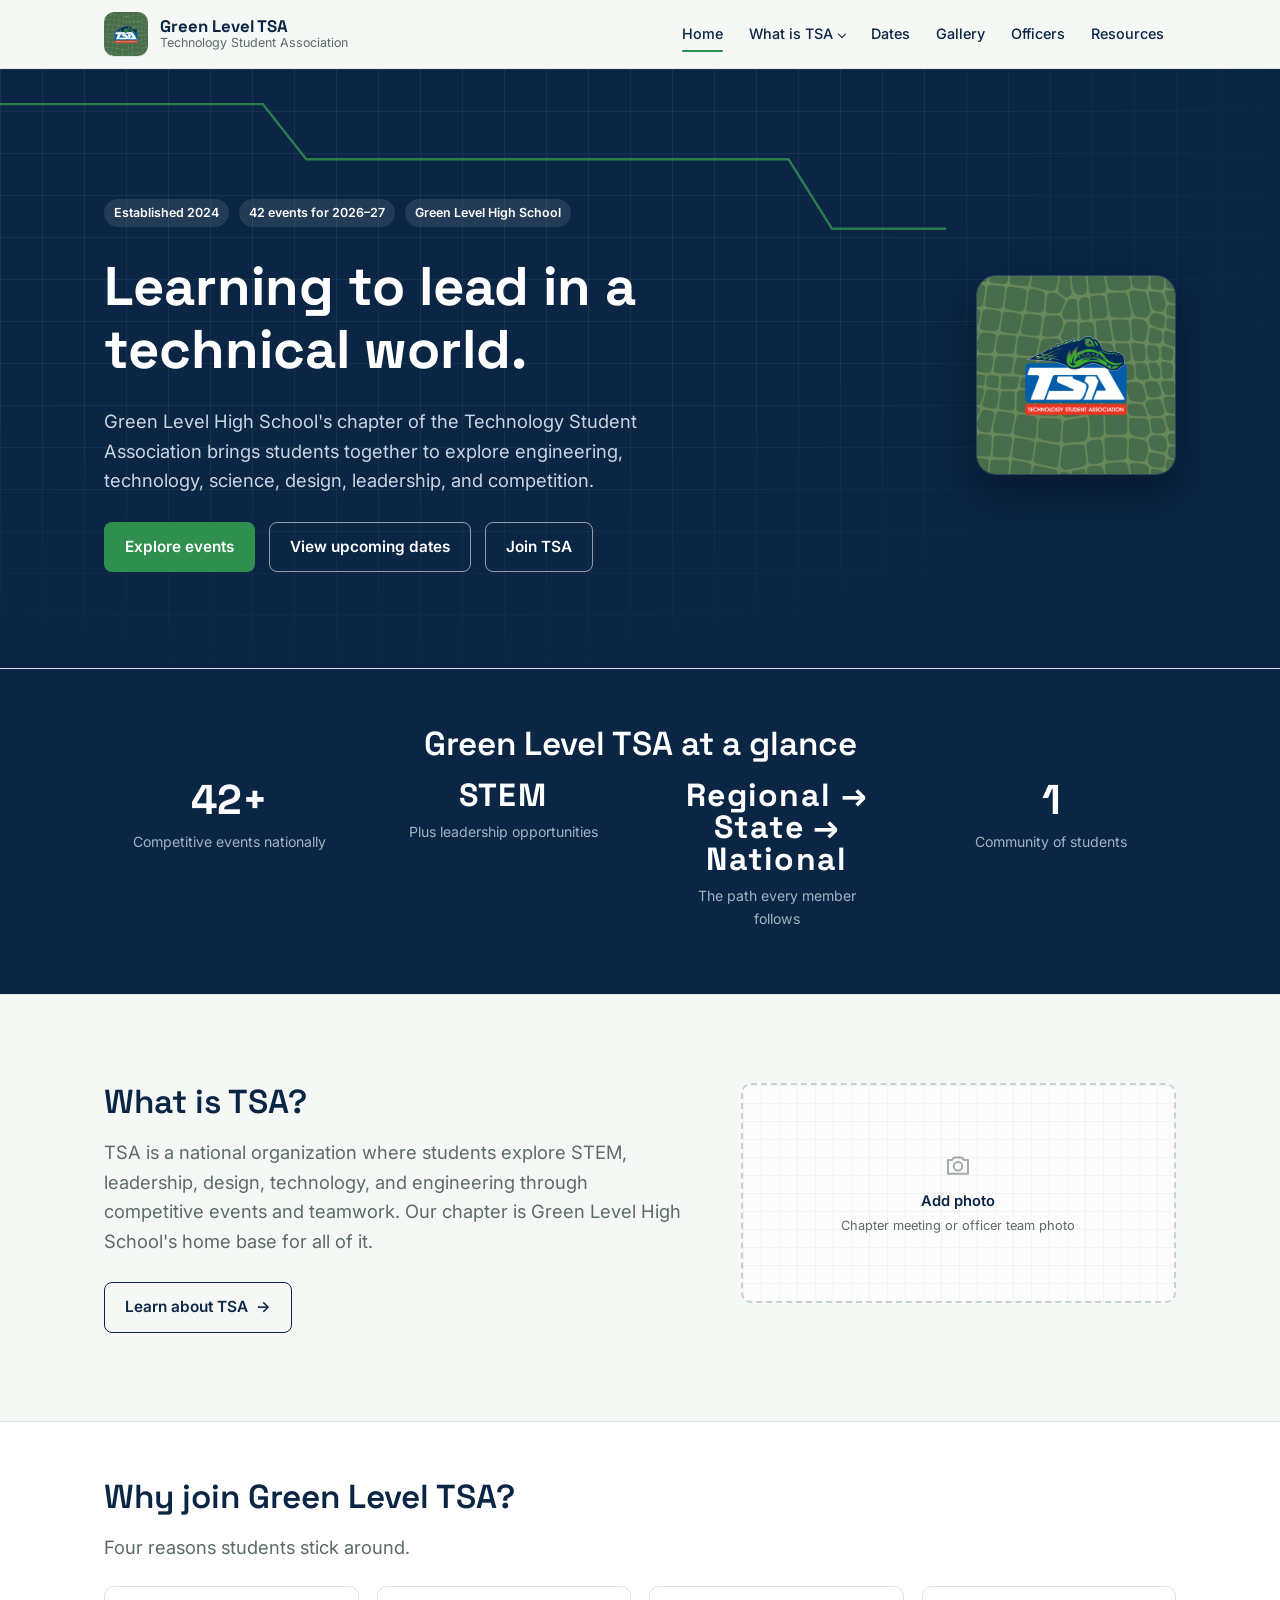
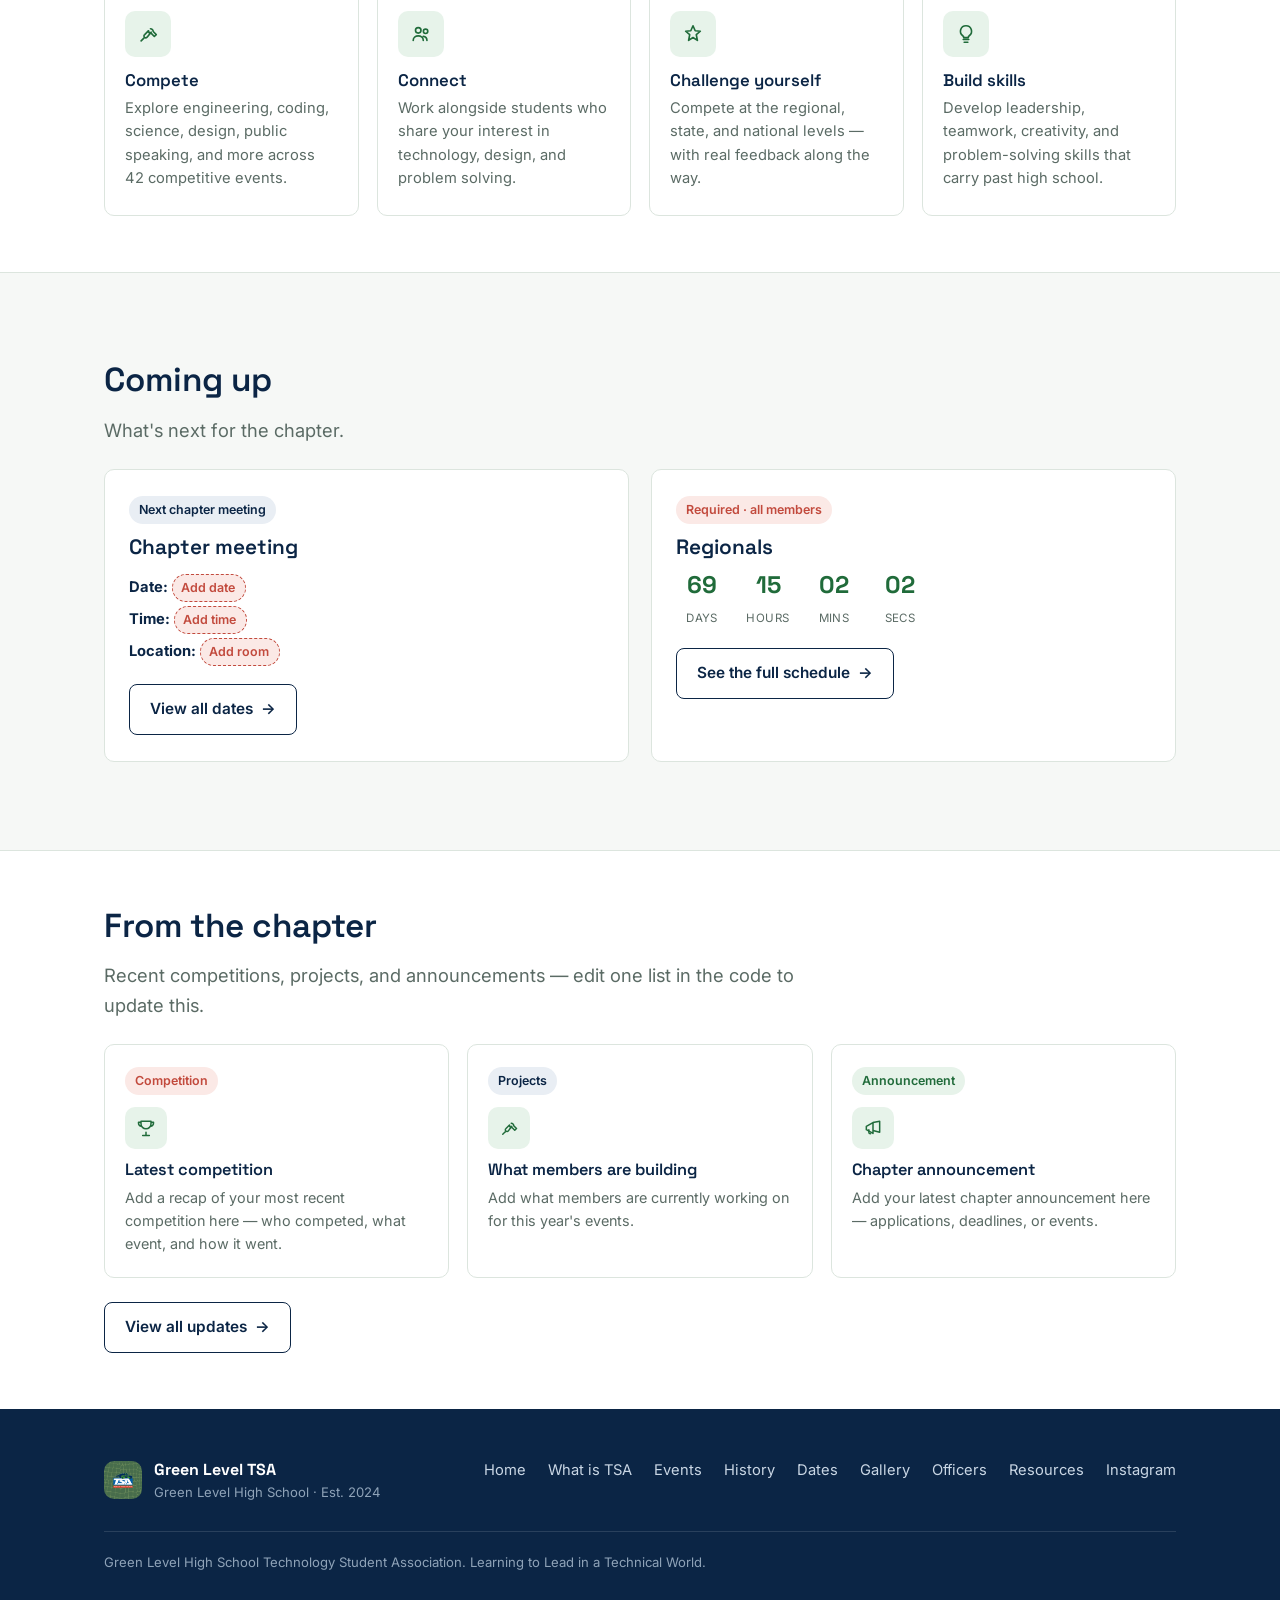
<file: index.html>
<!DOCTYPE html>
<html lang="en">
<head>
<meta charset="UTF-8">
<meta name="viewport" content="width=device-width, initial-scale=1.0">
<title>Green Level TSA — Technology Student Association</title>
<meta name="description" content="Green Level High School's chapter of the Technology Student Association. Learning to lead in a technical world.">
<link rel="icon" href="logo.png">
<link rel="preconnect" href="https://fonts.googleapis.com">
<link rel="preconnect" href="https://fonts.gstatic.com" crossorigin>
<link href="https://fonts.googleapis.com/css2?family=Space+Grotesk:wght@500;600;700&family=Inter:wght@400;500;600&display=swap" rel="stylesheet">
<link rel="stylesheet" href="styles.css">
</head>
<body>

<header class="site-nav">
  <div class="nav-inner">
    <a href="index.html" class="brand">
      <span class="brand-badge"><img src="logo.png" alt="Green Level TSA chapter emblem"></span>
      <span class="brand-text">
        <strong>Green Level TSA</strong>
        <span>Technology Student Association</span>
      </span>
    </a>
    <div class="nav-actions">
      <ul class="nav-links">
        <li><a href="index.html" aria-current="page">Home</a></li>
        <li class="has-dropdown">
          <a href="what-is-tsa.html">What is TSA<span class="nav-caret" aria-hidden="true"></span></a>
          <ul class="dropdown-menu">
            <li><a href="what-is-tsa.html">Overview</a></li>
            <li><a href="events.html">Events</a></li>
            <li><a href="history.html">History</a></li>
          </ul>
        </li>
        <li><a href="dates.html">Dates</a></li>
        <li><a href="gallery.html">Gallery</a></li>
        <li><a href="officers.html">Officers</a></li>
        <li><a href="resources.html">Resources</a></li>
      </ul>
      <button class="nav-toggle" aria-label="Toggle menu" aria-expanded="false"><span></span></button>
    </div>
  </div>
</header>

<section class="hero">
  <div class="hero-grid-bg" aria-hidden="true"></div>
  <svg class="hero-trace" viewBox="0 0 1120 500" preserveAspectRatio="none" aria-hidden="true">
    <path d="M -20 46 L 230 46 L 268 92 L 690 92 L 728 150 L 1140 150" />
  </svg>
  <div class="hero-inner">
    <div>
      <div class="hero-meta">
        <span class="tag">Established 2024</span>
        <span class="tag">42 events for 2026–27</span>
        <span class="tag">Green Level High School</span>
      </div>
      <h1>Learning to lead in a technical world.</h1>
      <p class="lead">Green Level High School's chapter of the Technology Student Association brings students together to explore engineering, technology, science, design, leadership, and competition.</p>
      <div class="btn-row" style="margin-top:26px;">
        <a class="btn btn-primary" href="events.html#event-explorer">Explore events</a>
        <a class="btn btn-ghost" href="dates.html">View upcoming dates</a>
        <a class="btn btn-ghost" href="resources.html">Join TSA</a>
      </div>
    </div>
    <div class="hero-seal">
      <img src="logo.png" alt="Green Level TSA logo">
    </div>
  </div>
</section>

<section class="tight stats-section" aria-label="Green Level TSA at a glance">
  <div class="container">
    <h2 style="color:#fff; text-align:center; margin-bottom:8px;">Green Level TSA at a glance</h2>
    <div class="stats-grid" data-reveal-group>
      <div class="stat reveal-scale">
        <span class="stat-number" data-target="42" data-suffix="+">0</span>
        <span class="stat-label">Competitive events nationally</span>
      </div>
      <div class="stat reveal-scale">
        <span class="stat-word">STEM</span>
        <span class="stat-label">Plus leadership opportunities</span>
      </div>
      <div class="stat reveal-scale">
        <span class="stat-word">Regional → State → National</span>
        <span class="stat-label">The path every member follows</span>
      </div>
      <div class="stat reveal-scale">
        <span class="stat-number" data-target="1">0</span>
        <span class="stat-label">Community of students</span>
      </div>
    </div>
  </div>
</section>

<section id="what-is-tsa">
  <div class="container split">
    <div class="reveal-left">
      <h2>What is TSA?</h2>
      <p class="lead">TSA is a national organization where students explore STEM, leadership, design, technology, and engineering through competitive events and teamwork. Our chapter is Green Level High School's home base for all of it.</p>
      <a class="btn btn-outline" href="what-is-tsa.html" style="margin-top:8px;">Learn about TSA <span class="btn-arrow">→</span></a>
    </div>
    <div class="reveal-right">
      <div class="photo-slot">
        <svg viewBox="0 0 24 24" fill="none" stroke="currentColor" stroke-width="1.6"><path d="M4 8h3l2-2h6l2 2h3v11H4z" stroke-linejoin="round"/><circle cx="12" cy="13" r="3.4"/></svg>
        <strong>Add photo</strong>
        <small>Chapter meeting or officer team photo</small>
      </div>
    </div>
  </div>
</section>

<section class="tight" style="background:var(--panel);">
  <div class="container">
    <h2>Why join Green Level TSA?</h2>
    <p class="lead">Four reasons students stick around.</p>
    <div class="why-grid" data-reveal-group>
      <div class="why-card reveal-scale">
        <span class="event-icon" aria-hidden="true"><svg viewBox="0 0 24 24" fill="none" stroke="currentColor" stroke-width="1.8"><path d="M14.7 6.3a3 3 0 0 1 3 3l3.3 3.3-2.1 2.1-3.3-3.3a3 3 0 0 1-3-3l-4.2 4.2a2 2 0 1 0 2.8 2.8L15.4 10" stroke-linecap="round" stroke-linejoin="round"/><path d="M4.5 19.5l3-3" stroke-linecap="round"/></svg></span>
        <h3>Compete</h3>
        <p>Explore engineering, coding, science, design, public speaking, and more across 42 competitive events.</p>
      </div>
      <div class="why-card reveal-scale">
        <span class="event-icon" aria-hidden="true"><svg viewBox="0 0 24 24" fill="none" stroke="currentColor" stroke-width="1.8"><circle cx="9" cy="8" r="3"/><circle cx="17" cy="9" r="2.4"/><path d="M3.5 19c0-3 2.5-5 5.5-5s5.5 2 5.5 5M14.5 14.6c2.4.3 4 2 4 4.4" stroke-linecap="round"/></svg></span>
        <h3>Connect</h3>
        <p>Work alongside students who share your interest in technology, design, and problem solving.</p>
      </div>
      <div class="why-card reveal-scale">
        <span class="event-icon" aria-hidden="true"><svg viewBox="0 0 24 24" fill="none" stroke="currentColor" stroke-width="1.8"><path d="M12 3l2.4 5.5L20 9l-4.4 3.8L16.8 19 12 15.8 7.2 19l1.2-6.2L4 9l5.6-.5z" stroke-linejoin="round"/></svg></span>
        <h3>Challenge yourself</h3>
        <p>Compete at the regional, state, and national levels — with real feedback along the way.</p>
      </div>
      <div class="why-card reveal-scale">
        <span class="event-icon" aria-hidden="true"><svg viewBox="0 0 24 24" fill="none" stroke="currentColor" stroke-width="1.8"><path d="M9 18h6M10 21h4M12 3a6 6 0 0 0-3.5 10.9c.6.4 1 1.1 1 1.9V16h5v-.2c0-.8.4-1.5 1-1.9A6 6 0 0 0 12 3z" stroke-linecap="round" stroke-linejoin="round"/></svg></span>
        <h3>Build skills</h3>
        <p>Develop leadership, teamwork, creativity, and problem-solving skills that carry past high school.</p>
      </div>
    </div>
  </div>
</section>

<section id="upcoming">
  <div class="container">
    <h2>Coming up</h2>
    <p class="lead">What's next for the chapter.</p>
    <div class="featured-grid" data-reveal-group>
      <div class="featured-card reveal-left">
        <span class="tag tag-navy">Next chapter meeting</span>
        <h3>Chapter meeting</h3>
        <div class="featured-meta">
          <span><strong>Date:</strong> <span class="todo-tag">Add date</span></span>
          <span><strong>Time:</strong> <span class="todo-tag">Add time</span></span>
          <span><strong>Location:</strong> <span class="todo-tag">Add room</span></span>
        </div>
        <a class="btn btn-outline" href="dates.html">View all dates <span class="btn-arrow">→</span></a>
      </div>
      <div class="featured-card reveal-right">
        <span class="tag tag-coral">Required · all members</span>
        <h3>Regionals</h3>
        <div class="countdown" data-countdown-to="2027-02-12T08:00:00" style="margin-top:0; border:none; padding:0; background:none;">
          <div class="countdown-units">
            <div class="countdown-unit"><strong class="cd-days">–</strong><span>Days</span></div>
            <div class="countdown-unit"><strong class="cd-hours">–</strong><span>Hours</span></div>
            <div class="countdown-unit"><strong class="cd-mins">–</strong><span>Mins</span></div>
            <div class="countdown-unit"><strong class="cd-secs">–</strong><span>Secs</span></div>
          </div>
        </div>
        <a class="btn btn-outline" href="dates.html" style="margin-top:18px;">See the full schedule <span class="btn-arrow">→</span></a>
      </div>
    </div>
  </div>
</section>

<section class="tight" style="background:var(--panel);">
  <div class="container">
    <h2>From the chapter</h2>
    <p class="lead">Recent competitions, projects, and announcements — edit one list in the code to update this.</p>
    <div class="latest-grid" id="latest-grid"></div>
    <div style="margin-top:24px;">
      <a class="btn btn-outline" href="https://www.instagram.com/greenleveltsa" target="_blank" rel="noopener">View all updates <span class="btn-arrow">→</span></a>
    </div>
  </div>
</section>

<footer>
  <div class="container">
    <div class="footer-inner">
      <div class="footer-brand">
        <span class="brand-badge"><img src="logo.png" alt="Green Level TSA emblem"></span>
        <div>
          <strong>Green Level TSA</strong>
          <div style="font-size:0.82rem; color:#8FA3B8;">Green Level High School · Est. 2024</div>
        </div>
      </div>
      <ul class="footer-links">
        <li><a href="index.html">Home</a></li>
        <li><a href="what-is-tsa.html">What is TSA</a></li>
        <li><a href="events.html">Events</a></li>
        <li><a href="history.html">History</a></li>
        <li><a href="dates.html">Dates</a></li>
        <li><a href="gallery.html">Gallery</a></li>
        <li><a href="officers.html">Officers</a></li>
        <li><a href="resources.html">Resources</a></li>
        <li><a href="https://www.instagram.com/greenleveltsa" target="_blank" rel="noopener">Instagram</a></li>
      </ul>
    </div>
    <div class="footer-bottom">Green Level High School Technology Student Association. Learning to Lead in a Technical World.</div>
  </div>
</footer>

<script src="script.js"></script>
</body>
</html>
</file>
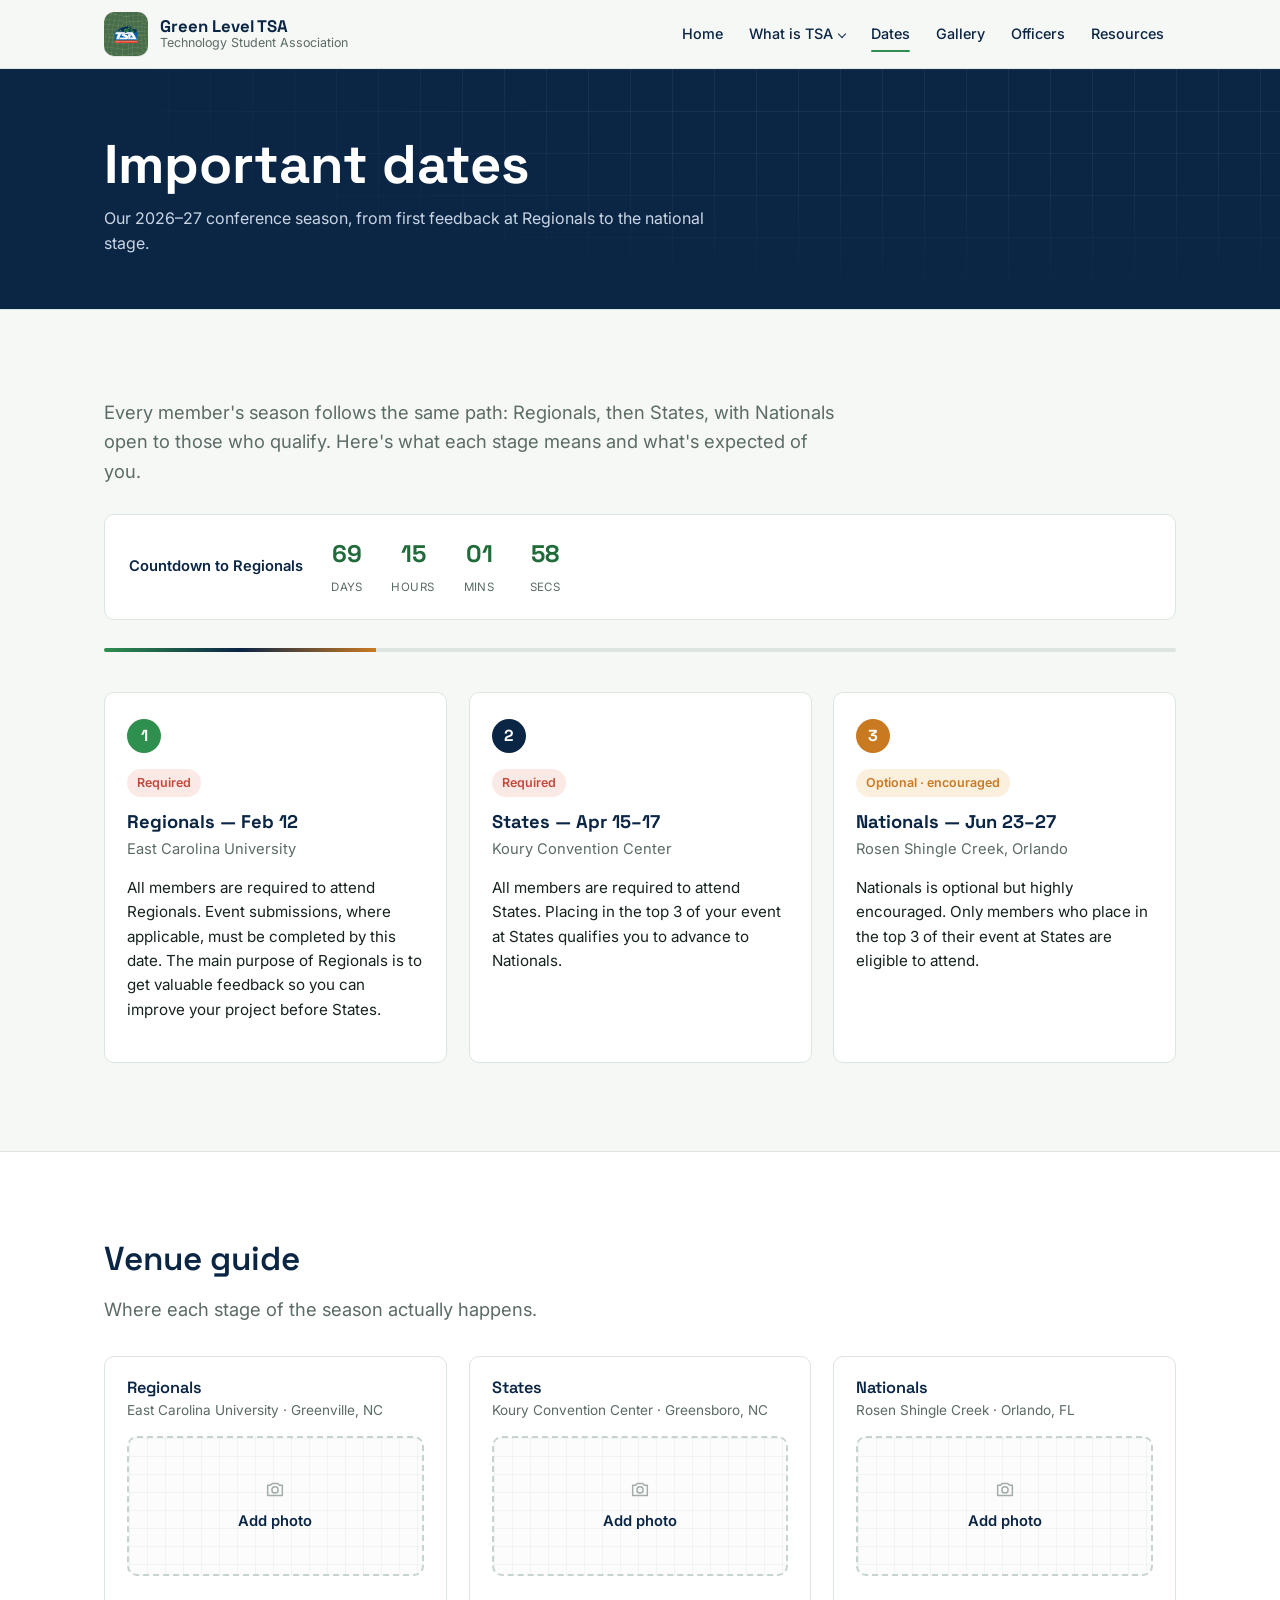
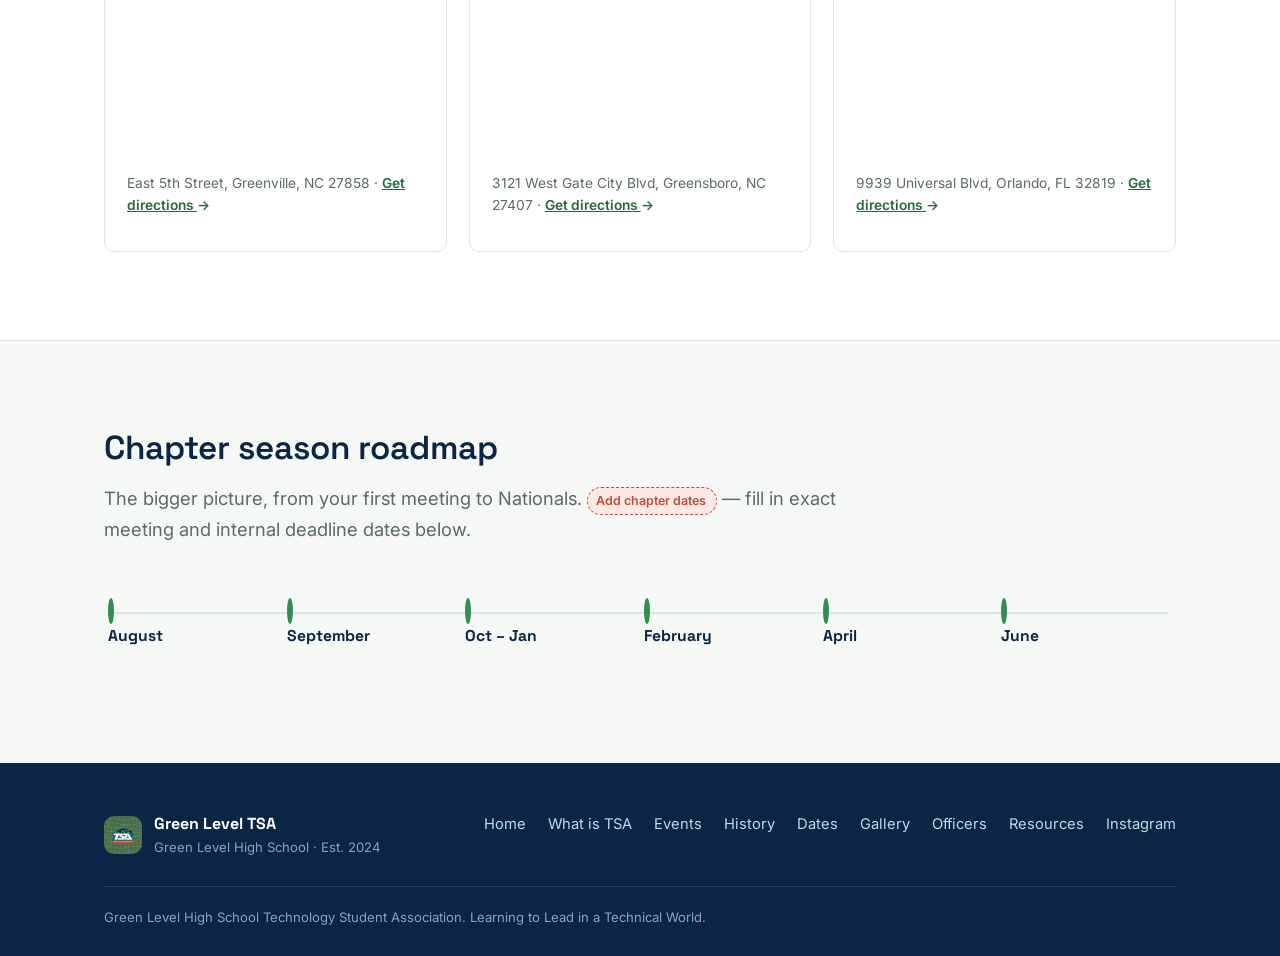
<file: dates.html>
<!DOCTYPE html>
<html lang="en">
<head>
<meta charset="UTF-8">
<meta name="viewport" content="width=device-width, initial-scale=1.0">
<title>Important Dates — Green Level TSA</title>
<meta name="description" content="Green Level TSA's 2026–27 conference schedule: Regionals, States, and Nationals — with locations, maps, and the season roadmap.">
<link rel="icon" href="logo.png">
<link rel="preconnect" href="https://fonts.googleapis.com">
<link rel="preconnect" href="https://fonts.gstatic.com" crossorigin>
<link href="https://fonts.googleapis.com/css2?family=Space+Grotesk:wght@500;600;700&family=Inter:wght@400;500;600&display=swap" rel="stylesheet">
<link rel="stylesheet" href="styles.css">
</head>
<body>

<header class="site-nav">
  <div class="nav-inner">
    <a href="index.html" class="brand">
      <span class="brand-badge"><img src="logo.png" alt="Green Level TSA chapter emblem"></span>
      <span class="brand-text">
        <strong>Green Level TSA</strong>
        <span>Technology Student Association</span>
      </span>
    </a>
    <div class="nav-actions">
      <ul class="nav-links">
        <li><a href="index.html">Home</a></li>
        <li class="has-dropdown">
          <a href="what-is-tsa.html">What is TSA<span class="nav-caret" aria-hidden="true"></span></a>
          <ul class="dropdown-menu">
            <li><a href="what-is-tsa.html">Overview</a></li>
            <li><a href="events.html">Events</a></li>
            <li><a href="history.html">History</a></li>
          </ul>
        </li>
        <li><a href="dates.html" aria-current="page">Dates</a></li>
        <li><a href="gallery.html">Gallery</a></li>
        <li><a href="officers.html">Officers</a></li>
        <li><a href="resources.html">Resources</a></li>
      </ul>
      <button class="nav-toggle" aria-label="Toggle menu" aria-expanded="false"><span></span></button>
    </div>
  </div>
</header>

<section class="page-banner">
  <div class="hero-grid-bg" aria-hidden="true"></div>
  <div class="container">
    <h1>Important dates</h1>
    <p>Our 2026–27 conference season, from first feedback at Regionals to the national stage.</p>
  </div>
</section>

<section>
  <div class="container">
    <p class="lead">Every member's season follows the same path: Regionals, then States, with Nationals open to those who qualify. Here's what each stage means and what's expected of you.</p>

    <div class="countdown" data-countdown-to="2027-02-12T08:00:00">
      <span class="countdown-label">Countdown to Regionals</span>
      <div class="countdown-units">
        <div class="countdown-unit"><strong class="cd-days">–</strong><span>Days</span></div>
        <div class="countdown-unit"><strong class="cd-hours">–</strong><span>Hours</span></div>
        <div class="countdown-unit"><strong class="cd-mins">–</strong><span>Mins</span></div>
        <div class="countdown-unit"><strong class="cd-secs">–</strong><span>Secs</span></div>
      </div>
    </div>

    <div class="section-progress" aria-hidden="true"><span></span></div>

    <div class="stepper" id="dates-stepper" data-reveal-group>
      <div class="step regionals reveal-left">
        <span class="step-number">1</span>
        <span class="tag tag-coral" style="margin-bottom:10px; display:inline-block;">Required</span>
        <div class="step-date">Regionals — Feb 12</div>
        <div class="step-location">East Carolina University</div>
        <p class="step-desc">All members are required to attend Regionals. Event submissions, where applicable, must be completed by this date. The main purpose of Regionals is to get valuable feedback so you can improve your project before States.</p>
      </div>

      <div class="step states reveal">
        <span class="step-number">2</span>
        <span class="tag tag-coral" style="margin-bottom:10px; display:inline-block;">Required</span>
        <div class="step-date">States — Apr 15–17</div>
        <div class="step-location">Koury Convention Center</div>
        <p class="step-desc">All members are required to attend States. Placing in the top 3 of your event at States qualifies you to advance to Nationals.</p>
      </div>

      <div class="step nationals reveal-right">
        <span class="step-number">3</span>
        <span class="tag tag-amber" style="margin-bottom:10px; display:inline-block;">Optional · encouraged</span>
        <div class="step-date">Nationals — Jun 23–27</div>
        <div class="step-location">Rosen Shingle Creek, Orlando</div>
        <p class="step-desc">Nationals is optional but highly encouraged. Only members who place in the top 3 of their event at States are eligible to attend.</p>
      </div>
    </div>
  </div>
</section>

<section style="background:var(--panel);">
  <div class="container">
    <h2>Venue guide</h2>
    <p class="lead">Where each stage of the season actually happens.</p>

    <div class="venue-grid" data-reveal-group>
      <div class="venue-card reveal-scale">
        <h3>Regionals</h3>
        <p class="venue-sub">East Carolina University · Greenville, NC</p>
        <div class="photo-slot">
          <svg viewBox="0 0 24 24" fill="none" stroke="currentColor" stroke-width="1.6"><path d="M4 8h3l2-2h6l2 2h3v11H4z" stroke-linejoin="round"/><circle cx="12" cy="13" r="3.4"/></svg>
          <strong>Add photo</strong>
        </div>
        <iframe class="venue-map" loading="lazy" title="Map of East Carolina University, Greenville, NC" src="https://www.openstreetmap.org/export/embed.html?bbox=-77.3900%2C35.5975%2C-77.3500%2C35.6175&amp;layer=mapnik&amp;marker=35.6075%2C-77.3700"></iframe>
        <p class="venue-address">East 5th Street, Greenville, NC 27858 · <a href="https://www.google.com/maps/search/?api=1&query=East+Carolina+University+Greenville+NC" target="_blank" rel="noopener">Get directions <span class="btn-arrow">→</span></a></p>
      </div>

      <div class="venue-card reveal-scale">
        <h3>States</h3>
        <p class="venue-sub">Koury Convention Center · Greensboro, NC</p>
        <div class="photo-slot">
          <svg viewBox="0 0 24 24" fill="none" stroke="currentColor" stroke-width="1.6"><path d="M4 8h3l2-2h6l2 2h3v11H4z" stroke-linejoin="round"/><circle cx="12" cy="13" r="3.4"/></svg>
          <strong>Add photo</strong>
        </div>
        <iframe class="venue-map" loading="lazy" title="Map of Koury Convention Center, Greensboro, NC" src="https://www.openstreetmap.org/export/embed.html?bbox=-79.8250%2C36.0553%2C-79.7850%2C36.0753&amp;layer=mapnik&amp;marker=36.0653%2C-79.8087"></iframe>
        <p class="venue-address">3121 West Gate City Blvd, Greensboro, NC 27407 · <a href="https://www.google.com/maps/search/?api=1&query=Koury+Convention+Center+Greensboro+NC" target="_blank" rel="noopener">Get directions <span class="btn-arrow">→</span></a></p>
      </div>

      <div class="venue-card reveal-scale">
        <h3>Nationals</h3>
        <p class="venue-sub">Rosen Shingle Creek · Orlando, FL</p>
        <div class="photo-slot">
          <svg viewBox="0 0 24 24" fill="none" stroke="currentColor" stroke-width="1.6"><path d="M4 8h3l2-2h6l2 2h3v11H4z" stroke-linejoin="round"/><circle cx="12" cy="13" r="3.4"/></svg>
          <strong>Add photo</strong>
        </div>
        <iframe class="venue-map" loading="lazy" title="Map of Rosen Shingle Creek, Orlando, FL" src="https://www.openstreetmap.org/export/embed.html?bbox=-81.4609%2C28.4306%2C-81.4209%2C28.4506&amp;layer=mapnik&amp;marker=28.4406%2C-81.4409"></iframe>
        <p class="venue-address">9939 Universal Blvd, Orlando, FL 32819 · <a href="https://www.google.com/maps/search/?api=1&query=Rosen+Shingle+Creek+Orlando+FL" target="_blank" rel="noopener">Get directions <span class="btn-arrow">→</span></a></p>
      </div>
    </div>
  </div>
</section>

<section>
  <div class="container">
    <h2>Chapter season roadmap</h2>
    <p class="lead">The bigger picture, from your first meeting to Nationals. <span class="todo-tag">Add chapter dates</span> — fill in exact meeting and internal deadline dates below.</p>

    <div class="timeline-horizontal">
      <div class="timeline-h-item" tabindex="0">
        <span class="dot" aria-hidden="true"></span>
        <span class="month">August</span>
        <div class="timeline-popover">
          <div class="photo-slot"><svg viewBox="0 0 24 24" fill="none" stroke="currentColor" stroke-width="1.6"><path d="M4 8h3l2-2h6l2 2h3v11H4z" stroke-linejoin="round"/><circle cx="12" cy="13" r="3.4"/></svg><strong>Add photo</strong></div>
          <p>Interest meetings — learn what TSA is and how the chapter runs.</p>
        </div>
      </div>
      <div class="timeline-h-item" tabindex="0">
        <span class="dot" aria-hidden="true"></span>
        <span class="month">September</span>
        <div class="timeline-popover">
          <div class="photo-slot"><svg viewBox="0 0 24 24" fill="none" stroke="currentColor" stroke-width="1.6"><path d="M4 8h3l2-2h6l2 2h3v11H4z" stroke-linejoin="round"/><circle cx="12" cy="13" r="3.4"/></svg><strong>Add photo</strong></div>
          <p>Event selection — members pick which competitive events to prepare for.</p>
        </div>
      </div>
      <div class="timeline-h-item" tabindex="0">
        <span class="dot" aria-hidden="true"></span>
        <span class="month">Oct – Jan</span>
        <div class="timeline-popover">
          <div class="photo-slot"><svg viewBox="0 0 24 24" fill="none" stroke="currentColor" stroke-width="1.6"><path d="M4 8h3l2-2h6l2 2h3v11H4z" stroke-linejoin="round"/><circle cx="12" cy="13" r="3.4"/></svg><strong>Add photo</strong></div>
          <p>Preparation season — teams build, write, code, and rehearse ahead of Regionals.</p>
        </div>
      </div>
      <div class="timeline-h-item" tabindex="0">
        <span class="dot" aria-hidden="true"></span>
        <span class="month">February</span>
        <div class="timeline-popover">
          <div class="photo-slot"><svg viewBox="0 0 24 24" fill="none" stroke="currentColor" stroke-width="1.6"><path d="M4 8h3l2-2h6l2 2h3v11H4z" stroke-linejoin="round"/><circle cx="12" cy="13" r="3.4"/></svg><strong>Add photo</strong></div>
          <p>Regionals at East Carolina University — required for all members.</p>
        </div>
      </div>
      <div class="timeline-h-item" tabindex="0">
        <span class="dot" aria-hidden="true"></span>
        <span class="month">April</span>
        <div class="timeline-popover">
          <div class="photo-slot"><svg viewBox="0 0 24 24" fill="none" stroke="currentColor" stroke-width="1.6"><path d="M4 8h3l2-2h6l2 2h3v11H4z" stroke-linejoin="round"/><circle cx="12" cy="13" r="3.4"/></svg><strong>Add photo</strong></div>
          <p>States at the Koury Convention Center — top 3 finishers advance to Nationals.</p>
        </div>
      </div>
      <div class="timeline-h-item" tabindex="0">
        <span class="dot" aria-hidden="true"></span>
        <span class="month">June</span>
        <div class="timeline-popover">
          <div class="photo-slot"><svg viewBox="0 0 24 24" fill="none" stroke="currentColor" stroke-width="1.6"><path d="M4 8h3l2-2h6l2 2h3v11H4z" stroke-linejoin="round"/><circle cx="12" cy="13" r="3.4"/></svg><strong>Add photo</strong></div>
          <p>Nationals in Orlando — the season's final stage for qualifying members.</p>
        </div>
      </div>
    </div>
  </div>
</section>

<footer>
  <div class="container">
    <div class="footer-inner">
      <div class="footer-brand">
        <span class="brand-badge"><img src="logo.png" alt="Green Level TSA emblem"></span>
        <div>
          <strong>Green Level TSA</strong>
          <div style="font-size:0.82rem; color:#8FA3B8;">Green Level High School · Est. 2024</div>
        </div>
      </div>
      <ul class="footer-links">
        <li><a href="index.html">Home</a></li>
        <li><a href="what-is-tsa.html">What is TSA</a></li>
        <li><a href="events.html">Events</a></li>
        <li><a href="history.html">History</a></li>
        <li><a href="dates.html">Dates</a></li>
        <li><a href="gallery.html">Gallery</a></li>
        <li><a href="officers.html">Officers</a></li>
        <li><a href="resources.html">Resources</a></li>
        <li><a href="https://www.instagram.com/greenleveltsa" target="_blank" rel="noopener">Instagram</a></li>
      </ul>
    </div>
    <div class="footer-bottom">Green Level High School Technology Student Association. Learning to Lead in a Technical World.</div>
  </div>
</footer>

<script src="script.js"></script>
</body>
</html>
</file>
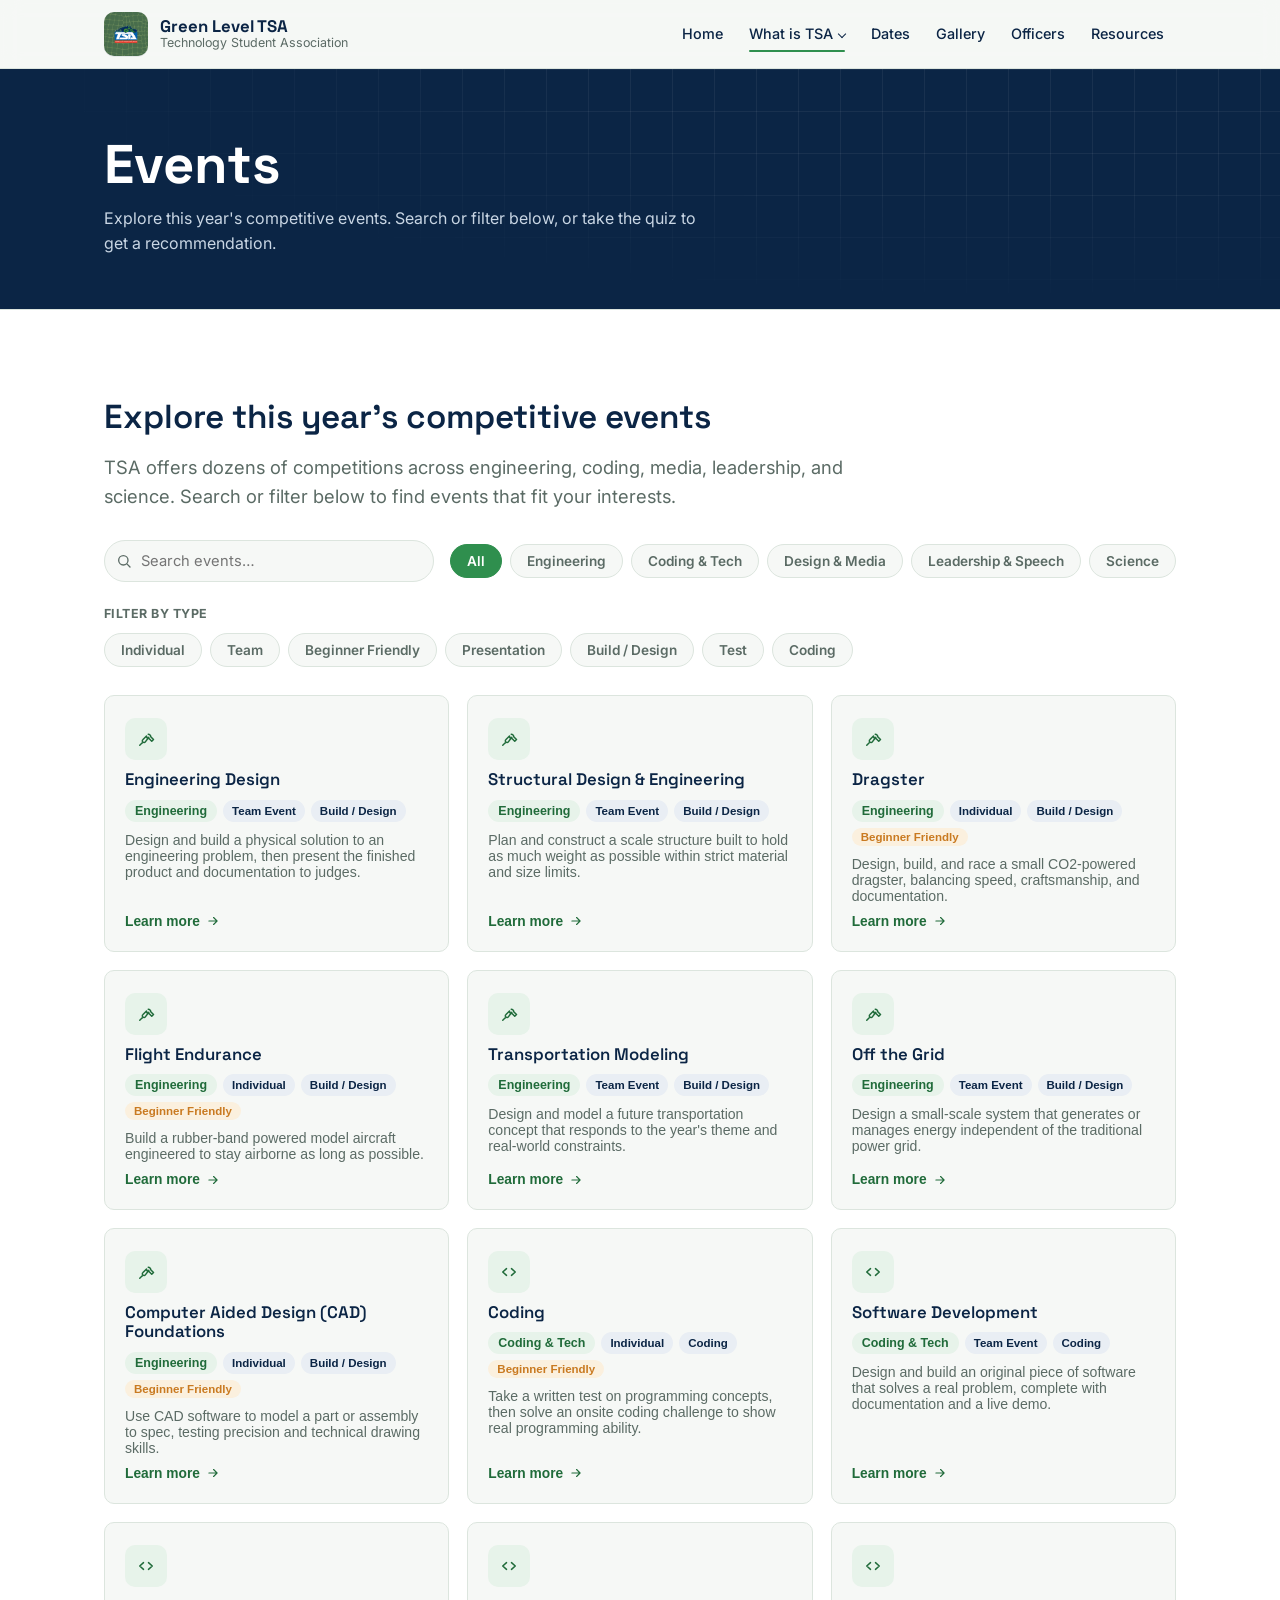
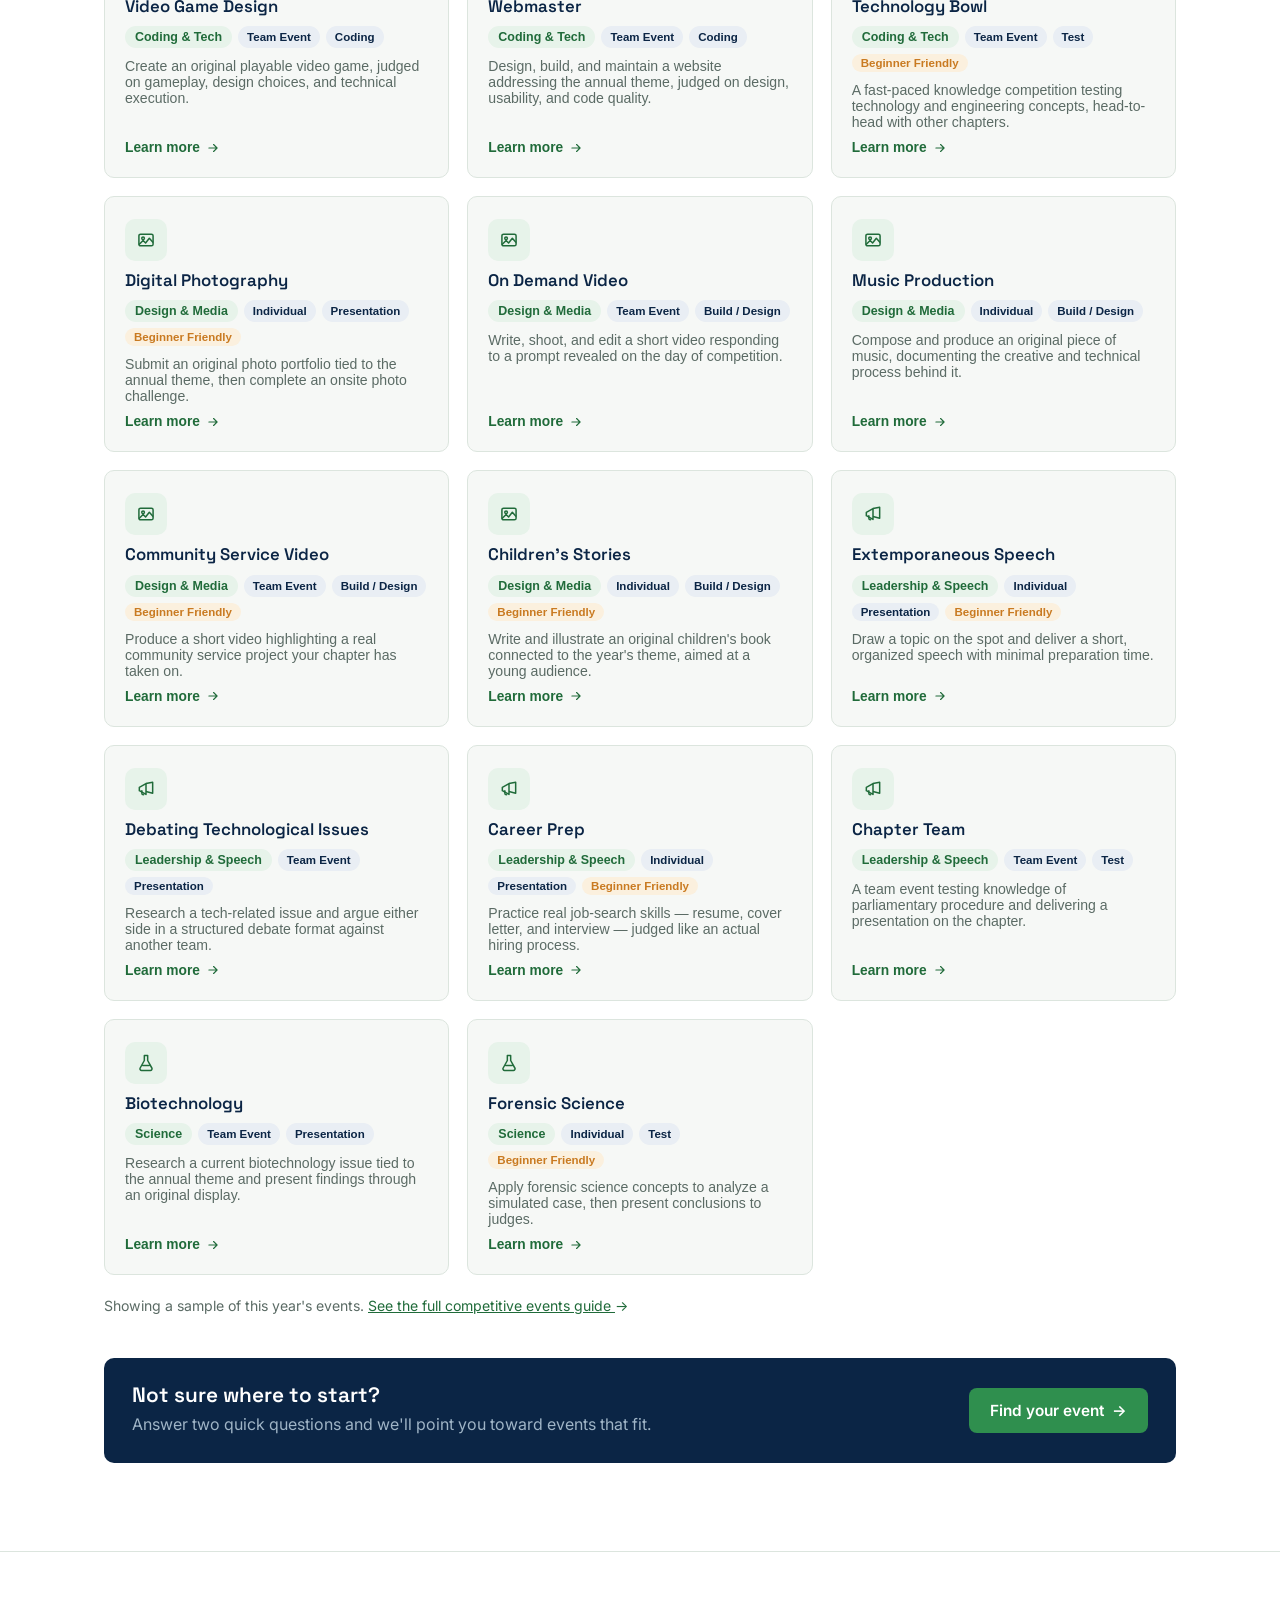
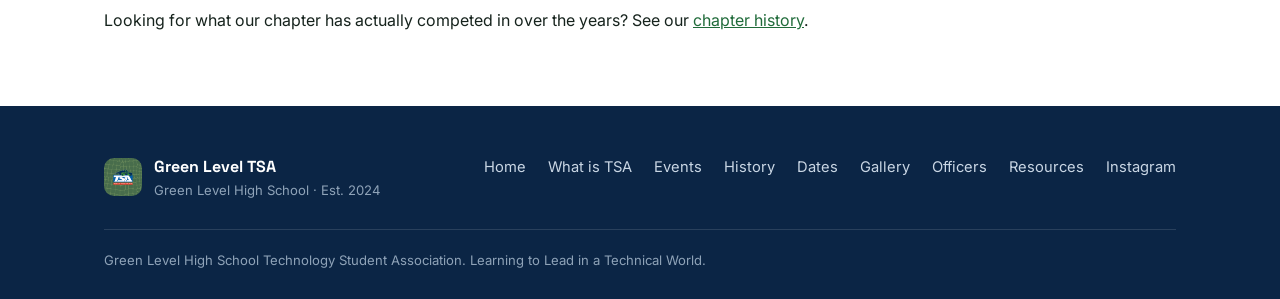
<file: events.html>
<!DOCTYPE html>
<html lang="en">
<head>
<meta charset="UTF-8">
<meta name="viewport" content="width=device-width, initial-scale=1.0">
<title>Events — Green Level TSA</title>
<meta name="description" content="Explore this year's TSA competitive events — search, filter, and find the ones that fit your interests.">
<link rel="icon" href="logo.png">
<link rel="preconnect" href="https://fonts.googleapis.com">
<link rel="preconnect" href="https://fonts.gstatic.com" crossorigin>
<link href="https://fonts.googleapis.com/css2?family=Space+Grotesk:wght@500;600;700&family=Inter:wght@400;500;600&display=swap" rel="stylesheet">
<link rel="stylesheet" href="styles.css">
</head>
<body>

<header class="site-nav">
  <div class="nav-inner">
    <a href="index.html" class="brand">
      <span class="brand-badge"><img src="logo.png" alt="Green Level TSA chapter emblem"></span>
      <span class="brand-text">
        <strong>Green Level TSA</strong>
        <span>Technology Student Association</span>
      </span>
    </a>
    <div class="nav-actions">
      <ul class="nav-links">
        <li><a href="index.html">Home</a></li>
        <li class="has-dropdown">
          <a href="what-is-tsa.html" class="parent-active">What is TSA<span class="nav-caret" aria-hidden="true"></span></a>
          <ul class="dropdown-menu">
            <li><a href="what-is-tsa.html">Overview</a></li>
            <li><a href="events.html" aria-current="page">Events</a></li>
            <li><a href="history.html">History</a></li>
          </ul>
        </li>
        <li><a href="dates.html">Dates</a></li>
        <li><a href="gallery.html">Gallery</a></li>
        <li><a href="officers.html">Officers</a></li>
        <li><a href="resources.html">Resources</a></li>
      </ul>
      <button class="nav-toggle" aria-label="Toggle menu" aria-expanded="false"><span></span></button>
    </div>
  </div>
</header>

<section class="page-banner">
  <div class="hero-grid-bg" aria-hidden="true"></div>
  <div class="container">
    <h1>Events</h1>
    <p>Explore this year's competitive events. Search or filter below, or take the quiz to get a recommendation.</p>
  </div>
</section>

<section class="event-explorer" id="event-explorer">
  <div class="container">
    <h2>Explore this year's competitive events</h2>
    <p class="lead">TSA offers dozens of competitions across engineering, coding, media, leadership, and science. Search or filter below to find events that fit your interests.</p>

    <div class="explorer-controls">
      <div class="search-wrap">
        <svg viewBox="0 0 24 24" fill="none" stroke="currentColor" stroke-width="2"><circle cx="11" cy="11" r="7"/><path d="M21 21l-4.3-4.3" stroke-linecap="round"/></svg>
        <input type="search" id="event-search" placeholder="Search events…" aria-label="Search events">
      </div>
      <div class="filter-chips" id="event-filters">
        <button class="chip active" data-filter="all" type="button">All</button>
        <button class="chip" data-filter="engineering" type="button">Engineering</button>
        <button class="chip" data-filter="coding" type="button">Coding &amp; Tech</button>
        <button class="chip" data-filter="media" type="button">Design &amp; Media</button>
        <button class="chip" data-filter="leadership" type="button">Leadership &amp; Speech</button>
        <button class="chip" data-filter="science" type="button">Science</button>
      </div>
    </div>

    <p class="filter-group-label">Filter by type</p>
    <div class="filter-chips" id="event-type-filters">
      <button class="chip" data-type="individual" type="button">Individual</button>
      <button class="chip" data-type="team" type="button">Team</button>
      <button class="chip" data-type="beginner" type="button">Beginner Friendly</button>
      <button class="chip" data-type="presentation" type="button">Presentation</button>
      <button class="chip" data-type="build" type="button">Build / Design</button>
      <button class="chip" data-type="test" type="button">Test</button>
      <button class="chip" data-type="coding" type="button">Coding</button>
    </div>

    <div class="event-grid" id="event-grid" data-reveal-group></div>

    <p class="event-explorer-note">Showing a sample of this year's events. <a href="https://tsaweb.org/competitions" target="_blank" rel="noopener">See the full competitive events guide <span class="btn-arrow">→</span></a></p>

    <div class="quiz-cta">
      <div>
        <h3>Not sure where to start?</h3>
        <p>Answer two quick questions and we'll point you toward events that fit.</p>
      </div>
      <button class="btn btn-primary quiz-trigger" type="button">Find your event <span class="btn-arrow">→</span></button>
    </div>
  </div>
</section>

<section class="tight" style="background:var(--panel);">
  <div class="container">
    <p>Looking for what our chapter has actually competed in over the years? See our <a href="history.html">chapter history</a>.</p>
  </div>
</section>

<footer>
  <div class="container">
    <div class="footer-inner">
      <div class="footer-brand">
        <span class="brand-badge"><img src="logo.png" alt="Green Level TSA emblem"></span>
        <div>
          <strong>Green Level TSA</strong>
          <div style="font-size:0.82rem; color:#8FA3B8;">Green Level High School · Est. 2024</div>
        </div>
      </div>
      <ul class="footer-links">
        <li><a href="index.html">Home</a></li>
        <li><a href="what-is-tsa.html">What is TSA</a></li>
        <li><a href="events.html">Events</a></li>
        <li><a href="history.html">History</a></li>
        <li><a href="dates.html">Dates</a></li>
        <li><a href="gallery.html">Gallery</a></li>
        <li><a href="officers.html">Officers</a></li>
        <li><a href="resources.html">Resources</a></li>
        <li><a href="https://www.instagram.com/greenleveltsa" target="_blank" rel="noopener">Instagram</a></li>
      </ul>
    </div>
    <div class="footer-bottom">Green Level High School Technology Student Association. Learning to Lead in a Technical World.</div>
  </div>
</footer>

<div class="modal-overlay" id="event-modal" aria-hidden="true">
  <div class="modal-box" role="dialog" aria-modal="true" aria-labelledby="event-modal-title">
    <button class="modal-close" aria-label="Close">×</button>
    <span class="event-icon modal-icon" aria-hidden="true"></span>
    <h3 class="modal-title" id="event-modal-title"></h3>
    <div class="modal-meta"><span class="tag tag-green modal-cat"></span></div>
    <p class="modal-desc"></p>
    <div class="modal-meta modal-meta-extra"></div>
  </div>
</div>

<div class="modal-overlay" id="quiz-modal" aria-hidden="true">
  <div class="modal-box" role="dialog" aria-modal="true" aria-label="Find your TSA event">
    <button class="modal-close" aria-label="Close">×</button>
    <div class="quiz-progress"><span></span><span></span></div>

    <div class="quiz-step" data-field="interest">
      <h3>What interests you most?</h3>
      <p>Pick the one that sounds most like you.</p>
      <div class="quiz-options">
        <button class="quiz-option" data-quiz-option="coding"><span class="quiz-emoji" aria-hidden="true"><svg viewBox="0 0 24 24" fill="none" stroke="currentColor" stroke-width="1.8"><path d="M9 8l-4.5 4L9 16M15 8l4.5 4-4.5 4" stroke-linecap="round" stroke-linejoin="round"/></svg></span> Coding &amp; technology</button>
        <button class="quiz-option" data-quiz-option="engineering"><span class="quiz-emoji" aria-hidden="true"><svg viewBox="0 0 24 24" fill="none" stroke="currentColor" stroke-width="1.8"><path d="M14.7 6.3a3 3 0 0 1 3 3l3.3 3.3-2.1 2.1-3.3-3.3a3 3 0 0 1-3-3l-4.2 4.2a2 2 0 1 0 2.8 2.8L15.4 10" stroke-linecap="round" stroke-linejoin="round"/><path d="M4.5 19.5l3-3" stroke-linecap="round"/></svg></span> Engineering &amp; building things</button>
        <button class="quiz-option" data-quiz-option="media"><span class="quiz-emoji" aria-hidden="true"><svg viewBox="0 0 24 24" fill="none" stroke="currentColor" stroke-width="1.8"><rect x="3.5" y="5" width="17" height="14" rx="2"/><circle cx="8.5" cy="10" r="1.6"/><path d="M4 17l4.5-4.5 3 3L16 10l4 4.5" stroke-linecap="round" stroke-linejoin="round"/></svg></span> Design, video &amp; media</button>
        <button class="quiz-option" data-quiz-option="leadership"><span class="quiz-emoji" aria-hidden="true"><svg viewBox="0 0 24 24" fill="none" stroke="currentColor" stroke-width="1.8"><path d="M4 10l8-4.5v13L4 14z" stroke-linejoin="round"/><path d="M12 5.5l8-1.5v13l-8-2" stroke-linejoin="round"/><path d="M7 14v3a2 2 0 0 0 2 2h0" stroke-linecap="round"/></svg></span> Speaking &amp; leadership</button>
        <button class="quiz-option" data-quiz-option="science"><span class="quiz-emoji" aria-hidden="true"><svg viewBox="0 0 24 24" fill="none" stroke="currentColor" stroke-width="1.8"><path d="M10 3h4M10 3v6l-5 9a2 2 0 0 0 1.8 3h10.4a2 2 0 0 0 1.8-3l-5-9V3" stroke-linecap="round" stroke-linejoin="round"/><path d="M8 15h8" stroke-linecap="round"/></svg></span> Science &amp; research</button>
      </div>
    </div>

    <div class="quiz-step" data-field="teamwork">
      <h3>Do you prefer...</h3>
      <p>This just helps frame the suggestions — most categories offer both.</p>
      <div class="quiz-options">
        <button class="quiz-option" data-quiz-option="solo"><span class="quiz-emoji" aria-hidden="true"><svg viewBox="0 0 24 24" fill="none" stroke="currentColor" stroke-width="1.8"><circle cx="12" cy="8" r="3.2"/><path d="M6 20c0-3.3 2.7-6 6-6s6 2.7 6 6" stroke-linecap="round"/></svg></span> Working alone</button>
        <button class="quiz-option" data-quiz-option="team"><span class="quiz-emoji" aria-hidden="true"><svg viewBox="0 0 24 24" fill="none" stroke="currentColor" stroke-width="1.8"><circle cx="9" cy="8" r="3"/><circle cx="17" cy="9" r="2.4"/><path d="M3.5 19c0-3 2.5-5 5.5-5s5.5 2 5.5 5M14.5 14.6c2.4.3 4 2 4 4.4" stroke-linecap="round"/></svg></span> Working with a team</button>
        <button class="quiz-option" data-quiz-option="either"><span class="quiz-emoji" aria-hidden="true"><svg viewBox="0 0 24 24" fill="none" stroke="currentColor" stroke-width="1.8"><path d="M8 12l2.5 2.5L16 9" stroke-linecap="round" stroke-linejoin="round"/><circle cx="12" cy="12" r="9"/></svg></span> Either is fine</button>
      </div>
    </div>

    <div class="quiz-step quiz-results" data-field="results">
      <h3>Your recommended events</h3>
      <p>Based on what you picked — check each one's official rules for team size and eligibility.</p>
      <ul class="quiz-result-list"></ul>
      <button class="btn btn-outline quiz-restart" type="button">Start over</button>
    </div>
  </div>
</div>

<script src="script.js"></script>
</body>
</html>
</file>
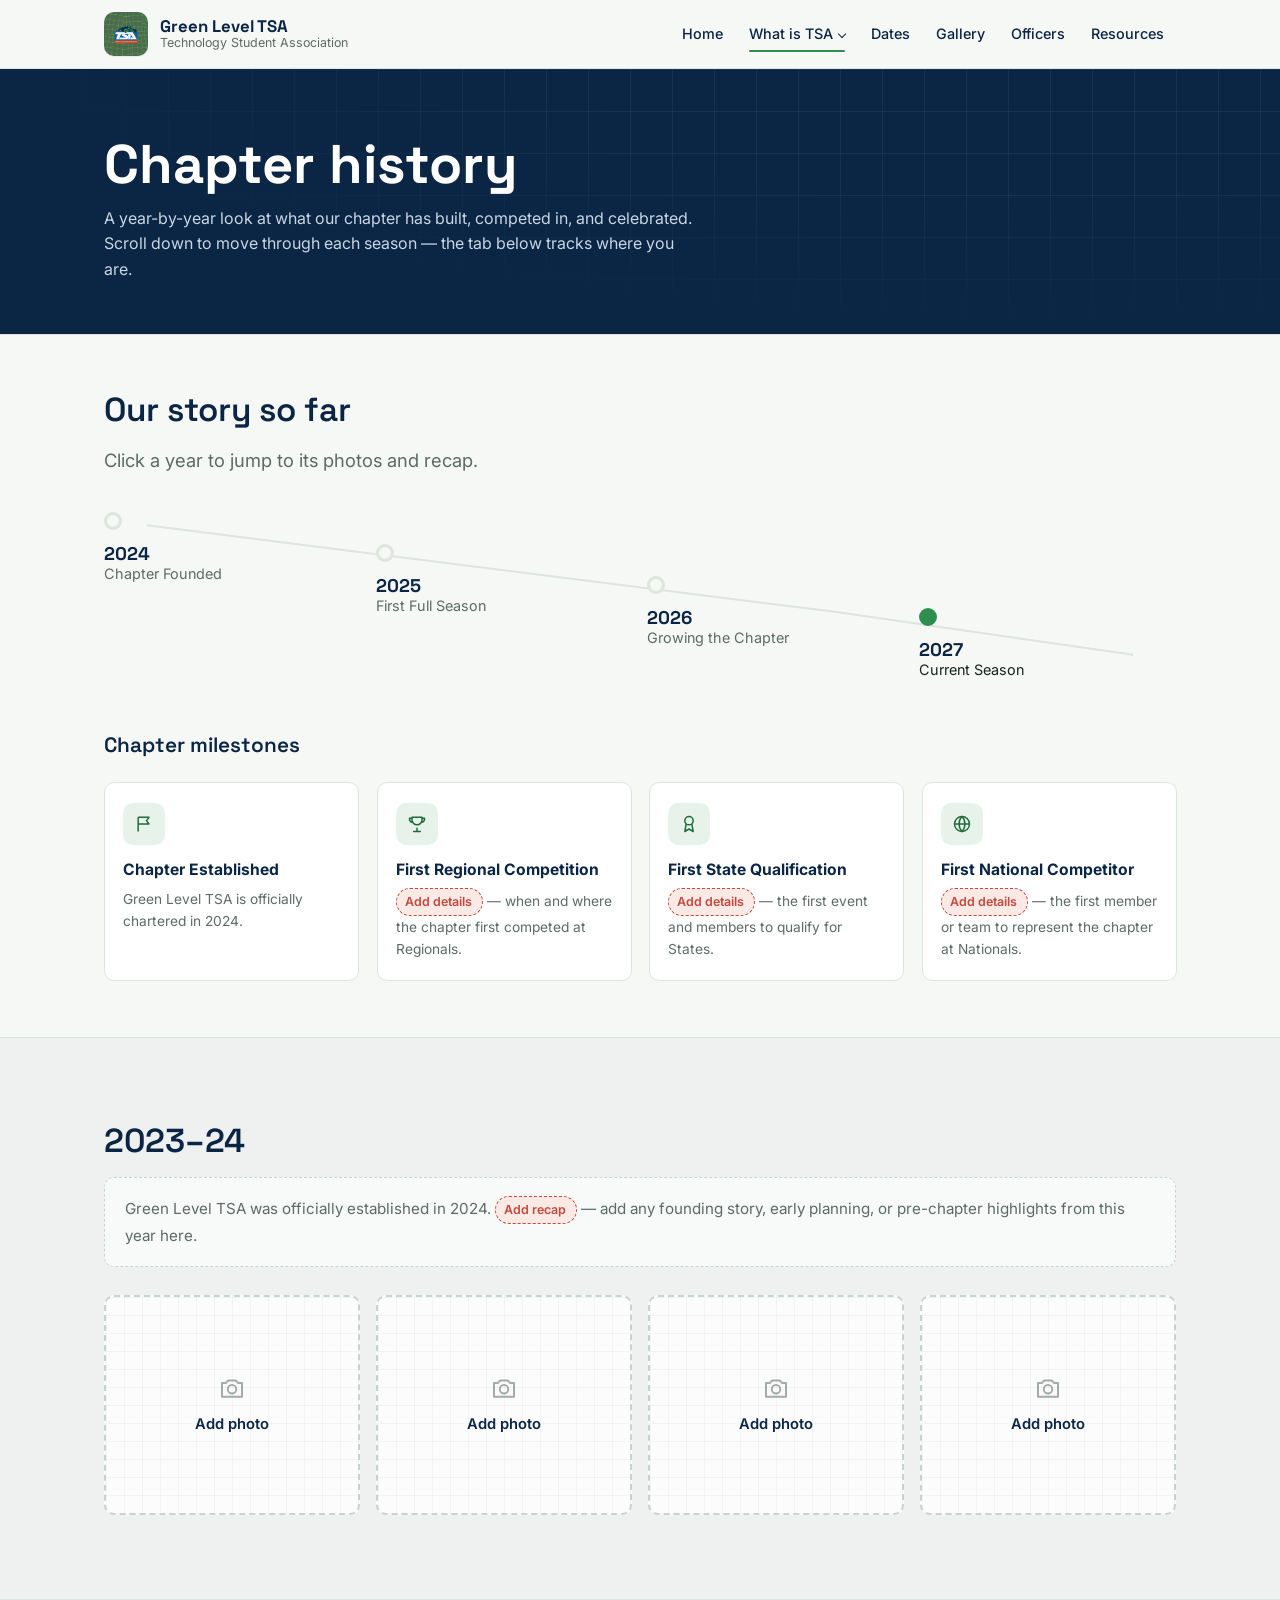
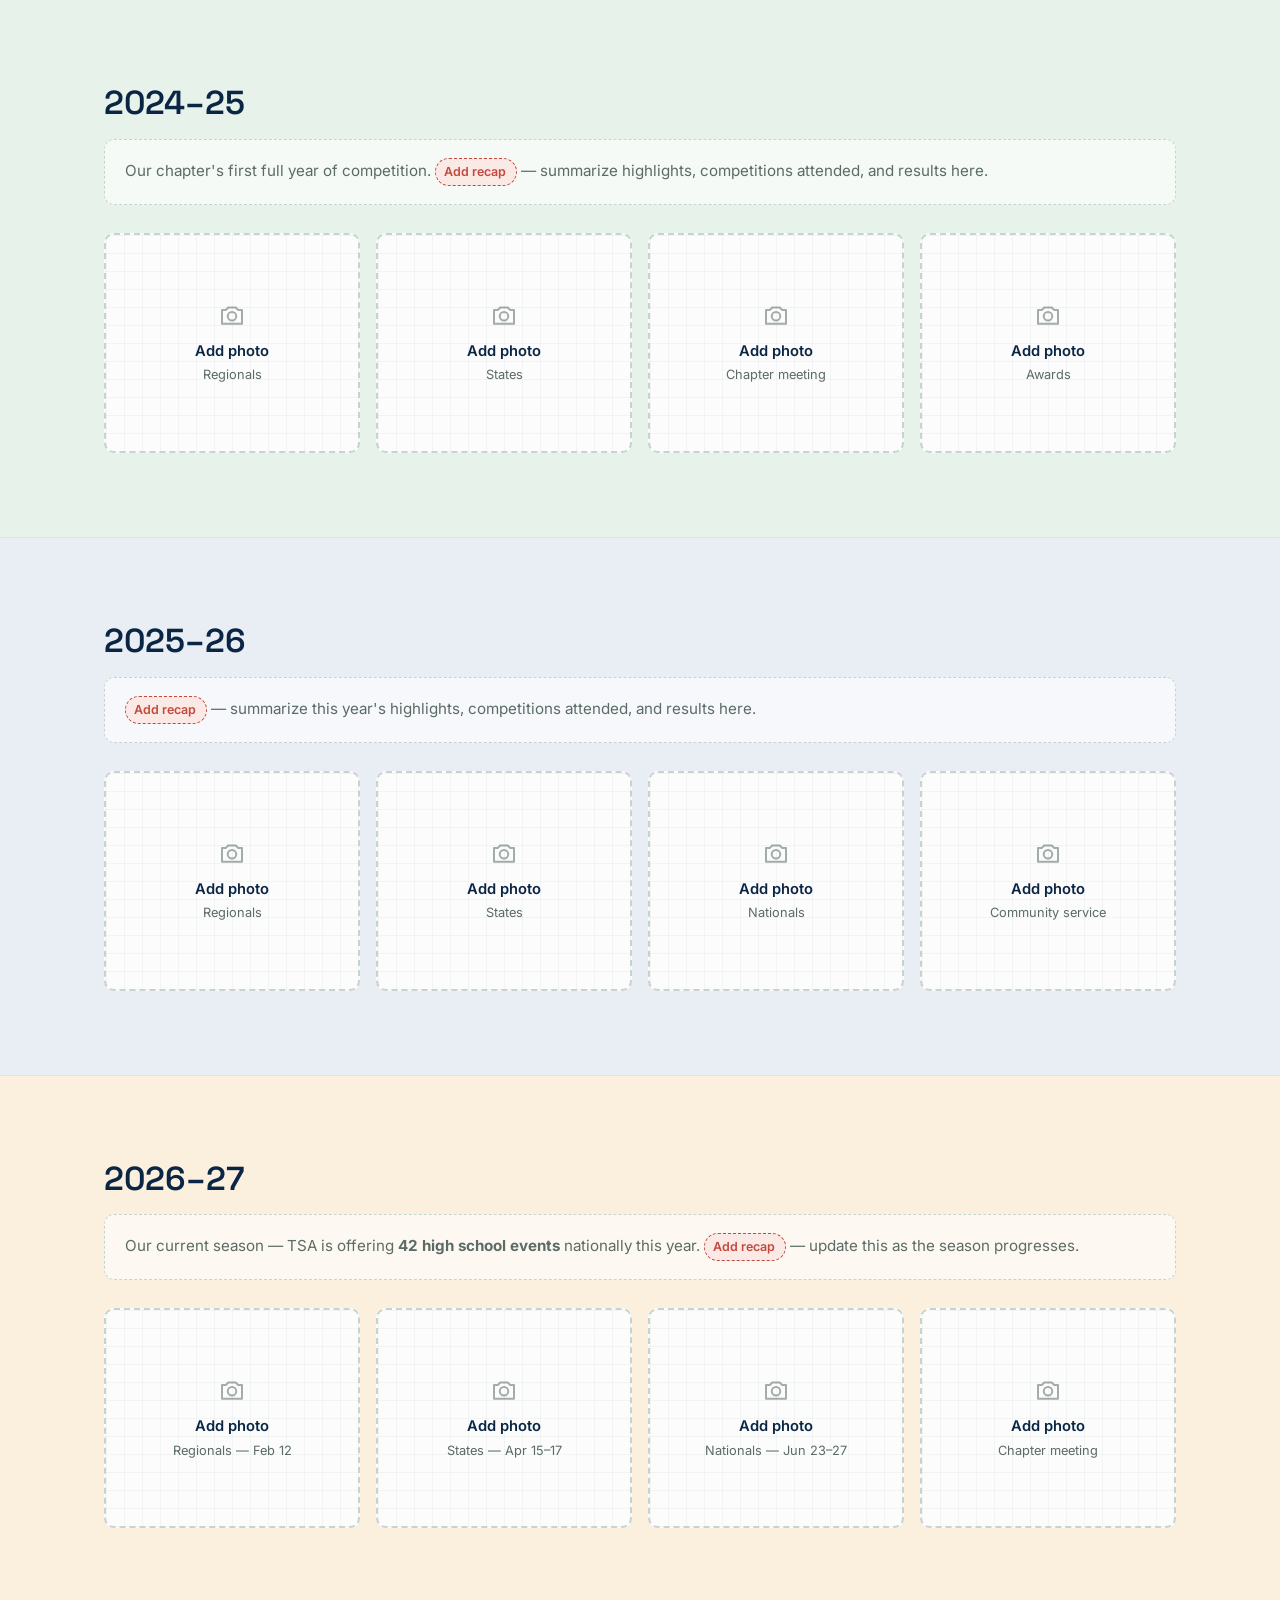
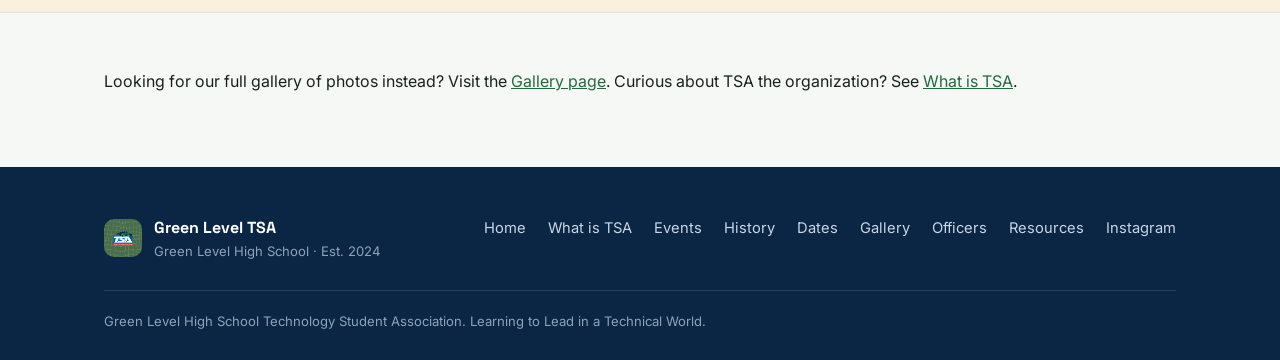
<file: history.html>
<!DOCTYPE html>
<html lang="en">
<head>
<meta charset="UTF-8">
<meta name="viewport" content="width=device-width, initial-scale=1.0">
<title>History — Green Level TSA</title>
<meta name="description" content="A year-by-year look at Green Level TSA's chapter history, competitions, and highlights.">
<link rel="icon" href="logo.png">
<link rel="preconnect" href="https://fonts.googleapis.com">
<link rel="preconnect" href="https://fonts.gstatic.com" crossorigin>
<link href="https://fonts.googleapis.com/css2?family=Space+Grotesk:wght@500;600;700&family=Inter:wght@400;500;600&display=swap" rel="stylesheet">
<link rel="stylesheet" href="styles.css">
</head>
<body>

<header class="site-nav">
  <div class="nav-inner">
    <a href="index.html" class="brand">
      <span class="brand-badge"><img src="logo.png" alt="Green Level TSA chapter emblem"></span>
      <span class="brand-text">
        <strong>Green Level TSA</strong>
        <span>Technology Student Association</span>
      </span>
    </a>
    <div class="nav-actions">
      <ul class="nav-links">
        <li><a href="index.html">Home</a></li>
        <li class="has-dropdown">
          <a href="what-is-tsa.html" class="parent-active">What is TSA<span class="nav-caret" aria-hidden="true"></span></a>
          <ul class="dropdown-menu">
            <li><a href="what-is-tsa.html">Overview</a></li>
            <li><a href="events.html">Events</a></li>
            <li><a href="history.html" aria-current="page">History</a></li>
          </ul>
        </li>
        <li><a href="dates.html">Dates</a></li>
        <li><a href="gallery.html">Gallery</a></li>
        <li><a href="officers.html">Officers</a></li>
        <li><a href="resources.html">Resources</a></li>
      </ul>
      <button class="nav-toggle" aria-label="Toggle menu" aria-expanded="false"><span></span></button>
    </div>
  </div>
</header>

<section class="page-banner">
  <div class="hero-grid-bg" aria-hidden="true"></div>
  <div class="container">
    <h1>Chapter history</h1>
    <p>A year-by-year look at what our chapter has built, competed in, and celebrated. Scroll down to move through each season — the tab below tracks where you are.</p>
  </div>
</section>

<section class="tight" id="chapter-timeline-section">
  <div class="container">
    <h2>Our story so far</h2>
    <p class="lead">Click a year to jump to its photos and recap.</p>

    <div class="chapter-timeline-wrap">
      <svg class="chapter-timeline-line" viewBox="0 0 100 100" preserveAspectRatio="none" aria-hidden="true">
        <polyline points="4,8 36,34 68,60 96,86" />
      </svg>
      <div class="chapter-timeline" data-reveal-group>
        <button class="chapter-year reveal active" data-year="2023-24" type="button" aria-current="true">
          <span class="dot" aria-hidden="true"></span>
          <span class="cy-label"><strong>2024</strong>Chapter Founded</span>
        </button>
        <button class="chapter-year reveal" data-year="2024-25" type="button">
          <span class="dot" aria-hidden="true"></span>
          <span class="cy-label"><strong>2025</strong>First Full Season</span>
        </button>
        <button class="chapter-year reveal" data-year="2025-26" type="button">
          <span class="dot" aria-hidden="true"></span>
          <span class="cy-label"><strong>2026</strong>Growing the Chapter</span>
        </button>
        <button class="chapter-year reveal" data-year="2026-27" type="button">
          <span class="dot" aria-hidden="true"></span>
          <span class="cy-label"><strong>2027</strong>Current Season</span>
        </button>
      </div>
    </div>

    <h3 style="margin-top:56px;">Chapter milestones</h3>
    <div class="milestone-list" data-reveal-group>
      <div class="milestone reveal">
        <span class="event-icon" aria-hidden="true"><svg viewBox="0 0 24 24" fill="none" stroke="currentColor" stroke-width="1.8"><path d="M5 21V4M5 4h13l-3 4 3 4H5" stroke-linejoin="round"/></svg></span>
        <div>
          <strong>Chapter Established</strong>
          <p>Green Level TSA is officially chartered in 2024.</p>
        </div>
      </div>
      <div class="milestone reveal">
        <span class="event-icon" aria-hidden="true"><svg viewBox="0 0 24 24" fill="none" stroke="currentColor" stroke-width="1.8"><path d="M8 21h8M12 17v4M6 4h12v3a6 6 0 0 1-12 0zM6 5H3v1a4 4 0 0 0 3 3.9M18 5h3v1a4 4 0 0 1-3 3.9" stroke-linecap="round" stroke-linejoin="round"/></svg></span>
        <div>
          <strong>First Regional Competition</strong>
          <p><span class="todo-tag">Add details</span> — when and where the chapter first competed at Regionals.</p>
        </div>
      </div>
      <div class="milestone reveal">
        <span class="event-icon" aria-hidden="true"><svg viewBox="0 0 24 24" fill="none" stroke="currentColor" stroke-width="1.8"><circle cx="12" cy="8" r="5"/><path d="M8.5 12.5L7 21l5-3 5 3-1.5-8.5" stroke-linecap="round" stroke-linejoin="round"/></svg></span>
        <div>
          <strong>First State Qualification</strong>
          <p><span class="todo-tag">Add details</span> — the first event and members to qualify for States.</p>
        </div>
      </div>
      <div class="milestone reveal">
        <span class="event-icon" aria-hidden="true"><svg viewBox="0 0 24 24" fill="none" stroke="currentColor" stroke-width="1.8"><circle cx="12" cy="12" r="9"/><path d="M3 12h18M12 3c2.5 2.5 3.5 6 3.5 9s-1 6.5-3.5 9c-2.5-2.5-3.5-6-3.5-9s1-6.5 3.5-9z" stroke-linejoin="round"/></svg></span>
        <div>
          <strong>First National Competitor</strong>
          <p><span class="todo-tag">Add details</span> — the first member or team to represent the chapter at Nationals.</p>
        </div>
      </div>
    </div>
  </div>
</section>

<section class="year-block year-2023" data-year="2023-24">
  <div class="container">
    <h2>2023–24</h2>
    <div class="recap-box">Green Level TSA was officially established in 2024. <span class="todo-tag">Add recap</span> — add any founding story, early planning, or pre-chapter highlights from this year here.</div>
    <div class="gallery-grid" data-reveal-group>
      <div class="photo-slot reveal-scale"><svg viewBox="0 0 24 24" fill="none" stroke="currentColor" stroke-width="1.6"><path d="M4 8h3l2-2h6l2 2h3v11H4z" stroke-linejoin="round"/><circle cx="12" cy="13" r="3.4"/></svg><strong>Add photo</strong></div>
      <div class="photo-slot reveal-scale"><svg viewBox="0 0 24 24" fill="none" stroke="currentColor" stroke-width="1.6"><path d="M4 8h3l2-2h6l2 2h3v11H4z" stroke-linejoin="round"/><circle cx="12" cy="13" r="3.4"/></svg><strong>Add photo</strong></div>
      <div class="photo-slot reveal-scale"><svg viewBox="0 0 24 24" fill="none" stroke="currentColor" stroke-width="1.6"><path d="M4 8h3l2-2h6l2 2h3v11H4z" stroke-linejoin="round"/><circle cx="12" cy="13" r="3.4"/></svg><strong>Add photo</strong></div>
      <div class="photo-slot reveal-scale"><svg viewBox="0 0 24 24" fill="none" stroke="currentColor" stroke-width="1.6"><path d="M4 8h3l2-2h6l2 2h3v11H4z" stroke-linejoin="round"/><circle cx="12" cy="13" r="3.4"/></svg><strong>Add photo</strong></div>
    </div>
  </div>
</section>

<section class="year-block year-2024" data-year="2024-25">
  <div class="container">
    <h2>2024–25</h2>
    <div class="recap-box">Our chapter's first full year of competition. <span class="todo-tag">Add recap</span> — summarize highlights, competitions attended, and results here.</div>
    <div class="gallery-grid" data-reveal-group>
      <div class="photo-slot reveal-scale"><svg viewBox="0 0 24 24" fill="none" stroke="currentColor" stroke-width="1.6"><path d="M4 8h3l2-2h6l2 2h3v11H4z" stroke-linejoin="round"/><circle cx="12" cy="13" r="3.4"/></svg><strong>Add photo</strong><small>Regionals</small></div>
      <div class="photo-slot reveal-scale"><svg viewBox="0 0 24 24" fill="none" stroke="currentColor" stroke-width="1.6"><path d="M4 8h3l2-2h6l2 2h3v11H4z" stroke-linejoin="round"/><circle cx="12" cy="13" r="3.4"/></svg><strong>Add photo</strong><small>States</small></div>
      <div class="photo-slot reveal-scale"><svg viewBox="0 0 24 24" fill="none" stroke="currentColor" stroke-width="1.6"><path d="M4 8h3l2-2h6l2 2h3v11H4z" stroke-linejoin="round"/><circle cx="12" cy="13" r="3.4"/></svg><strong>Add photo</strong><small>Chapter meeting</small></div>
      <div class="photo-slot reveal-scale"><svg viewBox="0 0 24 24" fill="none" stroke="currentColor" stroke-width="1.6"><path d="M4 8h3l2-2h6l2 2h3v11H4z" stroke-linejoin="round"/><circle cx="12" cy="13" r="3.4"/></svg><strong>Add photo</strong><small>Awards</small></div>
    </div>
  </div>
</section>

<section class="year-block year-2025" data-year="2025-26">
  <div class="container">
    <h2>2025–26</h2>
    <div class="recap-box"><span class="todo-tag">Add recap</span> — summarize this year's highlights, competitions attended, and results here.</div>
    <div class="gallery-grid" data-reveal-group>
      <div class="photo-slot reveal-scale"><svg viewBox="0 0 24 24" fill="none" stroke="currentColor" stroke-width="1.6"><path d="M4 8h3l2-2h6l2 2h3v11H4z" stroke-linejoin="round"/><circle cx="12" cy="13" r="3.4"/></svg><strong>Add photo</strong><small>Regionals</small></div>
      <div class="photo-slot reveal-scale"><svg viewBox="0 0 24 24" fill="none" stroke="currentColor" stroke-width="1.6"><path d="M4 8h3l2-2h6l2 2h3v11H4z" stroke-linejoin="round"/><circle cx="12" cy="13" r="3.4"/></svg><strong>Add photo</strong><small>States</small></div>
      <div class="photo-slot reveal-scale"><svg viewBox="0 0 24 24" fill="none" stroke="currentColor" stroke-width="1.6"><path d="M4 8h3l2-2h6l2 2h3v11H4z" stroke-linejoin="round"/><circle cx="12" cy="13" r="3.4"/></svg><strong>Add photo</strong><small>Nationals</small></div>
      <div class="photo-slot reveal-scale"><svg viewBox="0 0 24 24" fill="none" stroke="currentColor" stroke-width="1.6"><path d="M4 8h3l2-2h6l2 2h3v11H4z" stroke-linejoin="round"/><circle cx="12" cy="13" r="3.4"/></svg><strong>Add photo</strong><small>Community service</small></div>
    </div>
  </div>
</section>

<section class="year-block year-2026" data-year="2026-27">
  <div class="container">
    <h2>2026–27</h2>
    <div class="recap-box">Our current season — TSA is offering <strong>42 high school events</strong> nationally this year. <span class="todo-tag">Add recap</span> — update this as the season progresses.</div>
    <div class="gallery-grid" data-reveal-group>
      <div class="photo-slot reveal-scale"><svg viewBox="0 0 24 24" fill="none" stroke="currentColor" stroke-width="1.6"><path d="M4 8h3l2-2h6l2 2h3v11H4z" stroke-linejoin="round"/><circle cx="12" cy="13" r="3.4"/></svg><strong>Add photo</strong><small>Regionals — Feb 12</small></div>
      <div class="photo-slot reveal-scale"><svg viewBox="0 0 24 24" fill="none" stroke="currentColor" stroke-width="1.6"><path d="M4 8h3l2-2h6l2 2h3v11H4z" stroke-linejoin="round"/><circle cx="12" cy="13" r="3.4"/></svg><strong>Add photo</strong><small>States — Apr 15–17</small></div>
      <div class="photo-slot reveal-scale"><svg viewBox="0 0 24 24" fill="none" stroke="currentColor" stroke-width="1.6"><path d="M4 8h3l2-2h6l2 2h3v11H4z" stroke-linejoin="round"/><circle cx="12" cy="13" r="3.4"/></svg><strong>Add photo</strong><small>Nationals — Jun 23–27</small></div>
      <div class="photo-slot reveal-scale"><svg viewBox="0 0 24 24" fill="none" stroke="currentColor" stroke-width="1.6"><path d="M4 8h3l2-2h6l2 2h3v11H4z" stroke-linejoin="round"/><circle cx="12" cy="13" r="3.4"/></svg><strong>Add photo</strong><small>Chapter meeting</small></div>
    </div>
  </div>
</section>

<section class="tight">
  <div class="container">
    <p>Looking for our full gallery of photos instead? Visit the <a href="gallery.html">Gallery page</a>. Curious about TSA the organization? See <a href="what-is-tsa.html">What is TSA</a>.</p>
  </div>
</section>

<footer>
  <div class="container">
    <div class="footer-inner">
      <div class="footer-brand">
        <span class="brand-badge"><img src="logo.png" alt="Green Level TSA emblem"></span>
        <div>
          <strong>Green Level TSA</strong>
          <div style="font-size:0.82rem; color:#8FA3B8;">Green Level High School · Est. 2024</div>
        </div>
      </div>
      <ul class="footer-links">
        <li><a href="index.html">Home</a></li>
        <li><a href="what-is-tsa.html">What is TSA</a></li>
        <li><a href="events.html">Events</a></li>
        <li><a href="history.html">History</a></li>
        <li><a href="dates.html">Dates</a></li>
        <li><a href="gallery.html">Gallery</a></li>
        <li><a href="officers.html">Officers</a></li>
        <li><a href="resources.html">Resources</a></li>
        <li><a href="https://www.instagram.com/greenleveltsa" target="_blank" rel="noopener">Instagram</a></li>
      </ul>
    </div>
    <div class="footer-bottom">Green Level High School Technology Student Association. Learning to Lead in a Technical World.</div>
  </div>
</footer>

<script src="script.js"></script>
</body>
</html>
</file>
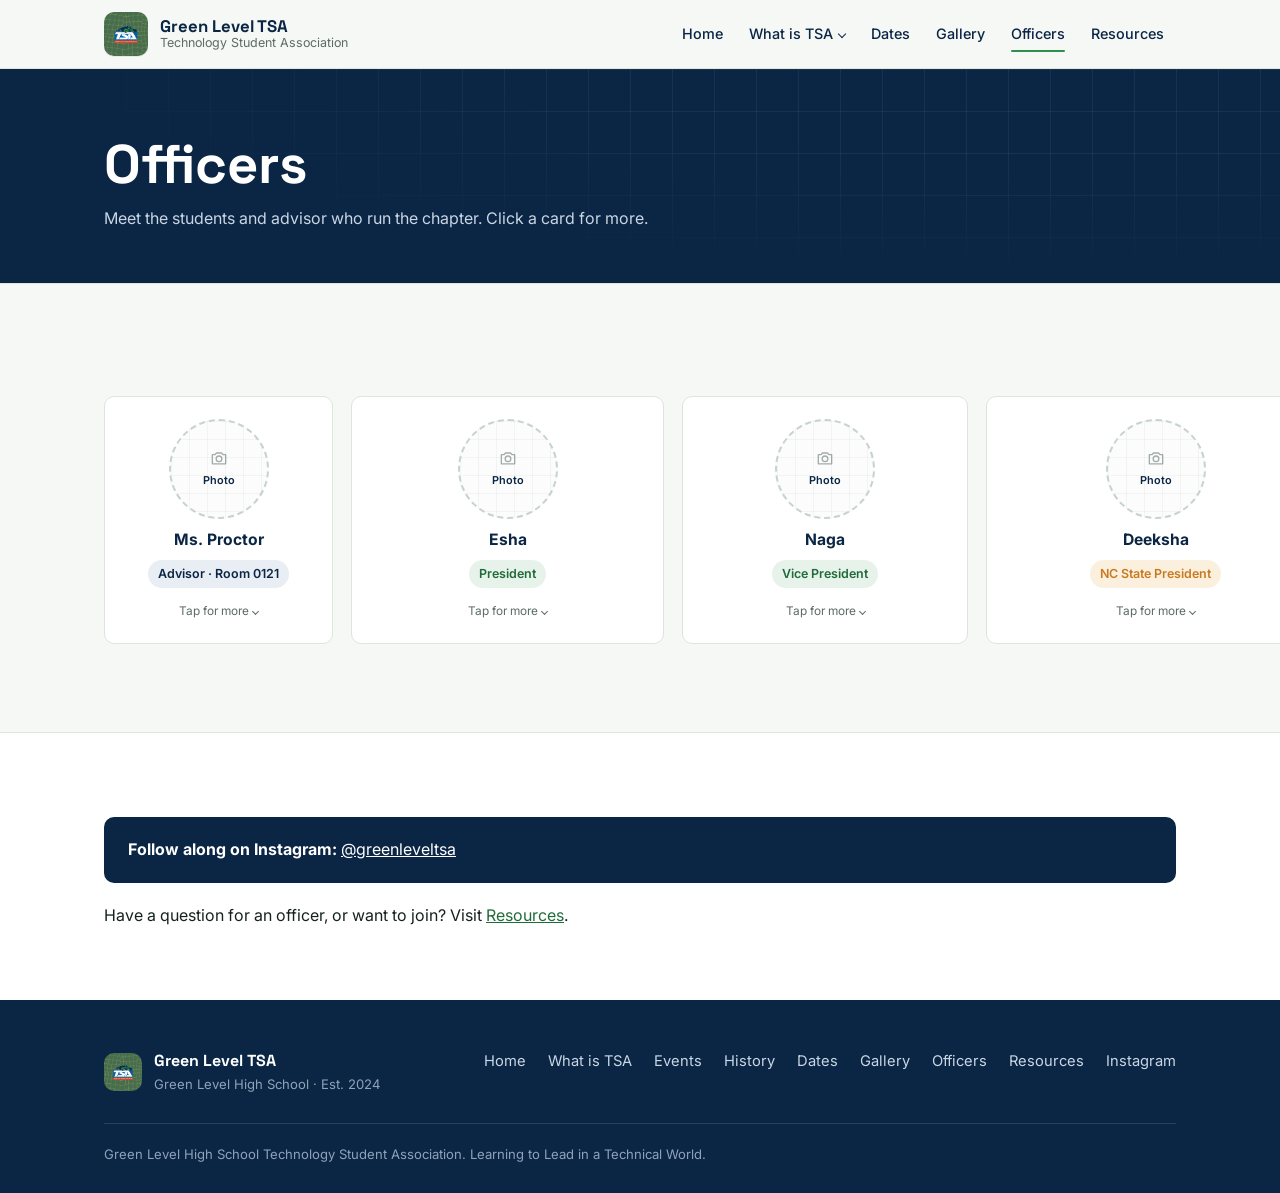
<file: officers.html>
<!DOCTYPE html>
<html lang="en">
<head>
<meta charset="UTF-8">
<meta name="viewport" content="width=device-width, initial-scale=1.0">
<title>Officers — Green Level TSA</title>
<meta name="description" content="Meet Green Level TSA's officers and advisor.">
<link rel="icon" href="logo.png">
<link rel="preconnect" href="https://fonts.googleapis.com">
<link rel="preconnect" href="https://fonts.gstatic.com" crossorigin>
<link href="https://fonts.googleapis.com/css2?family=Space+Grotesk:wght@500;600;700&family=Inter:wght@400;500;600&display=swap" rel="stylesheet">
<link rel="stylesheet" href="styles.css">
</head>
<body>

<header class="site-nav">
  <div class="nav-inner">
    <a href="index.html" class="brand">
      <span class="brand-badge"><img src="logo.png" alt="Green Level TSA chapter emblem"></span>
      <span class="brand-text">
        <strong>Green Level TSA</strong>
        <span>Technology Student Association</span>
      </span>
    </a>
    <div class="nav-actions">
      <ul class="nav-links">
        <li><a href="index.html">Home</a></li>
        <li class="has-dropdown">
          <a href="what-is-tsa.html">What is TSA<span class="nav-caret" aria-hidden="true"></span></a>
          <ul class="dropdown-menu">
            <li><a href="what-is-tsa.html">Overview</a></li>
            <li><a href="events.html">Events</a></li>
            <li><a href="history.html">History</a></li>
          </ul>
        </li>
        <li><a href="dates.html">Dates</a></li>
        <li><a href="gallery.html">Gallery</a></li>
        <li><a href="officers.html" aria-current="page">Officers</a></li>
        <li><a href="resources.html">Resources</a></li>
      </ul>
      <button class="nav-toggle" aria-label="Toggle menu" aria-expanded="false"><span></span></button>
    </div>
  </div>
</header>

<section class="page-banner">
  <div class="hero-grid-bg" aria-hidden="true"></div>
  <div class="container">
    <h1>Officers</h1>
    <p>Meet the students and advisor who run the chapter. Click a card for more.</p>
  </div>
</section>

<section>
  <div class="container">
    <div class="officer-grid">

      <div class="officer-card" role="button" tabindex="0" aria-expanded="false">
        <div class="officer-card-top">
          <div class="photo-slot small">
            <svg viewBox="0 0 24 24" fill="none" stroke="currentColor" stroke-width="1.6"><path d="M4 8h3l2-2h6l2 2h3v11H4z" stroke-linejoin="round"/><circle cx="12" cy="13" r="3.4"/></svg>
            <strong>Photo</strong>
          </div>
          <strong>Ms. Proctor</strong>
          <span class="tag tag-navy">Advisor · Room 0121</span>
          <span class="officer-expand-hint">Tap for more <span class="nav-caret" aria-hidden="true"></span></span>
        </div>
        <div class="officer-card-details">
          <div class="officer-detail-row"><span>Email</span><a href="mailto:lproctor2@wcpss.net">lproctor2@wcpss.net</a></div>
          <div class="officer-detail-row"><span>Favorite event</span><span class="todo-tag">Add favorite event</span></div>
          <div class="officer-detail-row"><span>Fun fact</span><span class="todo-tag">Add fun fact</span></div>
        </div>
      </div>

      <div class="officer-card" role="button" tabindex="0" aria-expanded="false">
        <div class="officer-card-top">
          <div class="photo-slot small">
            <svg viewBox="0 0 24 24" fill="none" stroke="currentColor" stroke-width="1.6"><path d="M4 8h3l2-2h6l2 2h3v11H4z" stroke-linejoin="round"/><circle cx="12" cy="13" r="3.4"/></svg>
            <strong>Photo</strong>
          </div>
          <strong>Esha</strong>
          <span class="tag tag-green">President</span>
          <span class="officer-expand-hint">Tap for more <span class="nav-caret" aria-hidden="true"></span></span>
        </div>
        <div class="officer-card-details">
          <div class="officer-detail-row"><span>Email</span><a href="mailto:espenmatsa@students.wcpss.net">espenmatsa@students.wcpss.net</a></div>
          <div class="officer-detail-row"><span>Grade</span><span class="todo-tag">Add grade</span></div>
          <div class="officer-detail-row"><span>Favorite event</span><span class="todo-tag">Add favorite event</span></div>
          <div class="officer-detail-row"><span>Fun fact</span><span class="todo-tag">Add fun fact</span></div>
        </div>
      </div>

      <div class="officer-card" role="button" tabindex="0" aria-expanded="false">
        <div class="officer-card-top">
          <div class="photo-slot small">
            <svg viewBox="0 0 24 24" fill="none" stroke="currentColor" stroke-width="1.6"><path d="M4 8h3l2-2h6l2 2h3v11H4z" stroke-linejoin="round"/><circle cx="12" cy="13" r="3.4"/></svg>
            <strong>Photo</strong>
          </div>
          <strong>Naga</strong>
          <span class="tag tag-green">Vice President</span>
          <span class="officer-expand-hint">Tap for more <span class="nav-caret" aria-hidden="true"></span></span>
        </div>
        <div class="officer-card-details">
          <div class="officer-detail-row"><span>Email</span><a href="mailto:nspeddi@students.wcpss.net">nspeddi@students.wcpss.net</a></div>
          <div class="officer-detail-row"><span>Grade</span><span class="todo-tag">Add grade</span></div>
          <div class="officer-detail-row"><span>Favorite event</span><span class="todo-tag">Add favorite event</span></div>
          <div class="officer-detail-row"><span>Fun fact</span><span class="todo-tag">Add fun fact</span></div>
        </div>
      </div>

      <div class="officer-card" role="button" tabindex="0" aria-expanded="false">
        <div class="officer-card-top">
          <div class="photo-slot small">
            <svg viewBox="0 0 24 24" fill="none" stroke="currentColor" stroke-width="1.6"><path d="M4 8h3l2-2h6l2 2h3v11H4z" stroke-linejoin="round"/><circle cx="12" cy="13" r="3.4"/></svg>
            <strong>Photo</strong>
          </div>
          <strong>Deeksha</strong>
          <span class="tag tag-amber">NC State President</span>
          <span class="officer-expand-hint">Tap for more <span class="nav-caret" aria-hidden="true"></span></span>
        </div>
        <div class="officer-card-details">
          <div class="officer-detail-row"><span>Role</span><span>North Carolina State President</span></div>
          <div class="officer-detail-row"><span>Email</span><a href="mailto:dkanamarlapudi@students.wcpss.net">dkanamarlapudi@students.wcpss.net</a></div>
          <div class="officer-detail-row"><span>Grade</span><span class="todo-tag">Add grade</span></div>
          <div class="officer-detail-row"><span>Favorite event</span><span class="todo-tag">Add favorite event</span></div>
          <div class="officer-detail-row"><span>Fun fact</span><span class="todo-tag">Add fun fact</span></div>
        </div>
      </div>

    </div>
  </div>
</section>

<section class="tight" style="background:var(--panel);">
  <div class="container">
    <div class="social-banner">
      <p><strong>Follow along on Instagram:</strong> <a href="https://www.instagram.com/greenleveltsa" target="_blank" rel="noopener" style="color:#fff; text-decoration:underline;">@greenleveltsa</a></p>
    </div>
    <p style="margin-top:20px;">Have a question for an officer, or want to join? Visit <a href="resources.html">Resources</a>.</p>
  </div>
</section>

<footer>
  <div class="container">
    <div class="footer-inner">
      <div class="footer-brand">
        <span class="brand-badge"><img src="logo.png" alt="Green Level TSA emblem"></span>
        <div>
          <strong>Green Level TSA</strong>
          <div style="font-size:0.82rem; color:#8FA3B8;">Green Level High School · Est. 2024</div>
        </div>
      </div>
      <ul class="footer-links">
        <li><a href="index.html">Home</a></li>
        <li><a href="what-is-tsa.html">What is TSA</a></li>
        <li><a href="events.html">Events</a></li>
        <li><a href="history.html">History</a></li>
        <li><a href="dates.html">Dates</a></li>
        <li><a href="gallery.html">Gallery</a></li>
        <li><a href="officers.html">Officers</a></li>
        <li><a href="resources.html">Resources</a></li>
        <li><a href="https://www.instagram.com/greenleveltsa" target="_blank" rel="noopener">Instagram</a></li>
      </ul>
    </div>
    <div class="footer-bottom">Green Level High School Technology Student Association. Learning to Lead in a Technical World.</div>
  </div>
</footer>

<script src="script.js"></script>
</body>
</html>
</file>
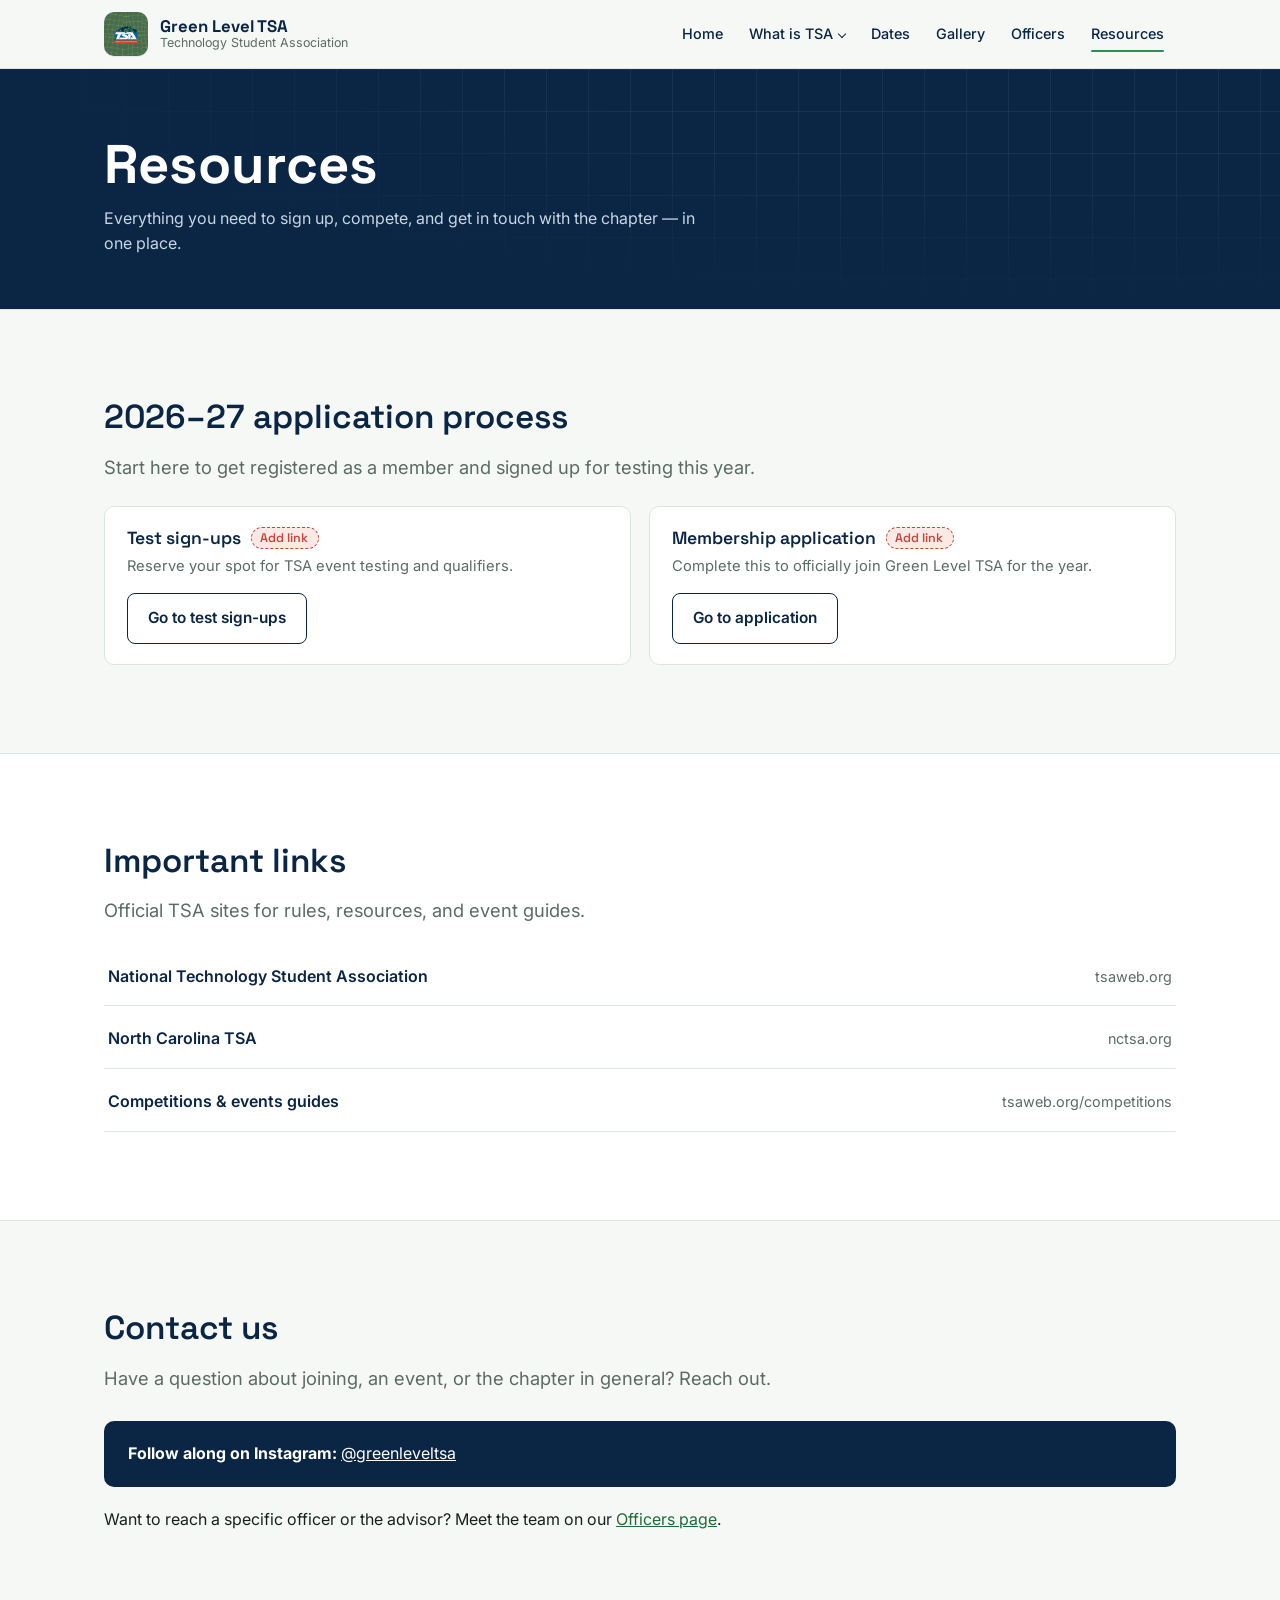
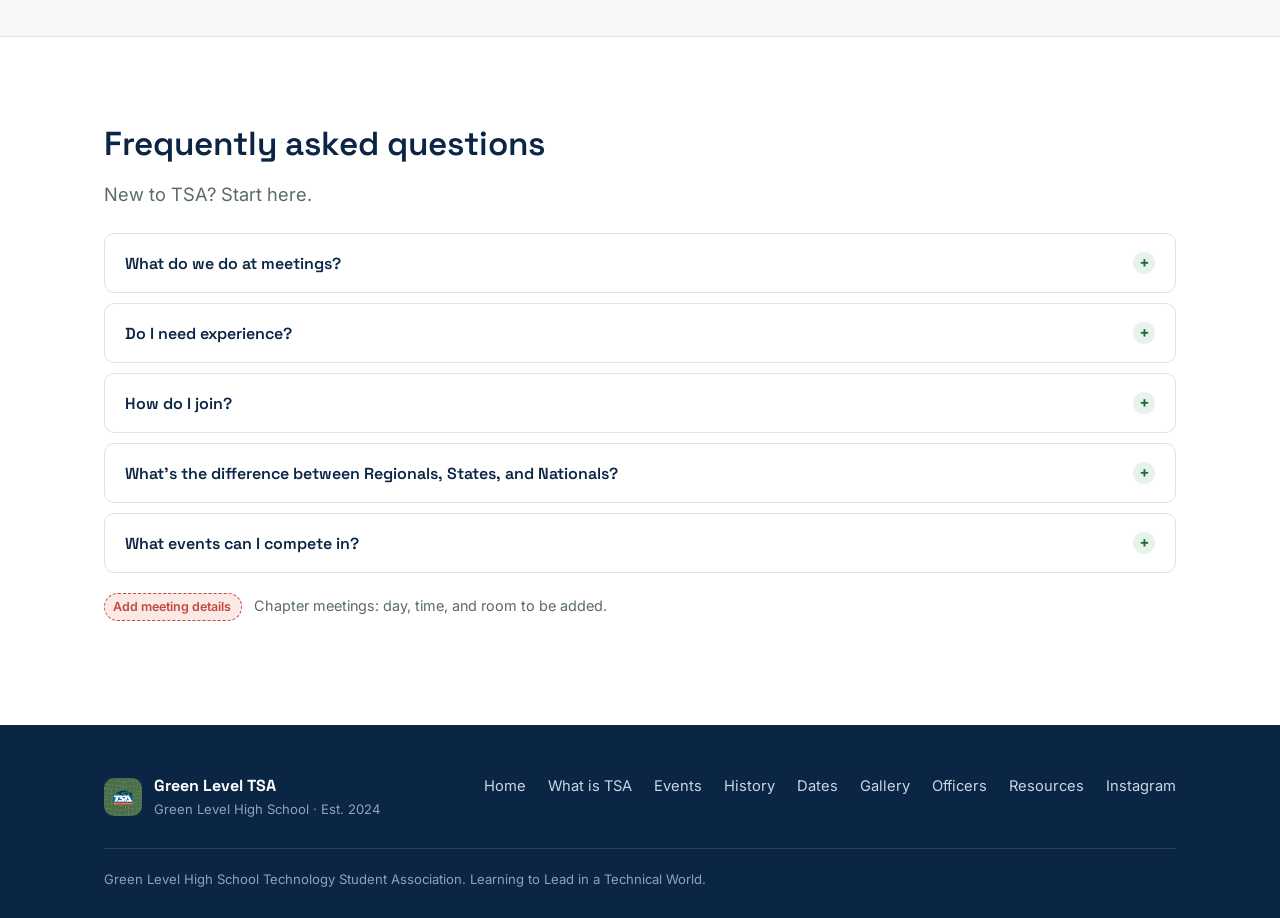
<file: resources.html>
<!DOCTYPE html>
<html lang="en">
<head>
<meta charset="UTF-8">
<meta name="viewport" content="width=device-width, initial-scale=1.0">
<title>Resources — Green Level TSA</title>
<meta name="description" content="Application links, important TSA links, and how to contact Green Level TSA officers and advisor.">
<link rel="icon" href="logo.png">
<link rel="preconnect" href="https://fonts.googleapis.com">
<link rel="preconnect" href="https://fonts.gstatic.com" crossorigin>
<link href="https://fonts.googleapis.com/css2?family=Space+Grotesk:wght@500;600;700&family=Inter:wght@400;500;600&display=swap" rel="stylesheet">
<link rel="stylesheet" href="styles.css">
</head>
<body>

<header class="site-nav">
  <div class="nav-inner">
    <a href="index.html" class="brand">
      <span class="brand-badge"><img src="logo.png" alt="Green Level TSA chapter emblem"></span>
      <span class="brand-text">
        <strong>Green Level TSA</strong>
        <span>Technology Student Association</span>
      </span>
    </a>
    <div class="nav-actions">
      <ul class="nav-links">
        <li><a href="index.html">Home</a></li>
        <li class="has-dropdown">
          <a href="what-is-tsa.html">What is TSA<span class="nav-caret" aria-hidden="true"></span></a>
          <ul class="dropdown-menu">
            <li><a href="what-is-tsa.html">Overview</a></li>
            <li><a href="events.html">Events</a></li>
            <li><a href="history.html">History</a></li>
          </ul>
        </li>
        <li><a href="dates.html">Dates</a></li>
        <li><a href="gallery.html">Gallery</a></li>
        <li><a href="officers.html">Officers</a></li>
        <li><a href="resources.html" aria-current="page">Resources</a></li>
      </ul>
      <button class="nav-toggle" aria-label="Toggle menu" aria-expanded="false"><span></span></button>
    </div>
  </div>
</header>

<section class="page-banner">
  <div class="hero-grid-bg" aria-hidden="true"></div>
  <div class="container">
    <h1>Resources</h1>
    <p>Everything you need to sign up, compete, and get in touch with the chapter — in one place.</p>
  </div>
</section>

<section>
  <div class="container">
    <h2>2026–27 application process</h2>
    <p class="lead">Start here to get registered as a member and signed up for testing this year.</p>
    <div class="link-card-row">
      <div class="link-card">
        <h3>Test sign-ups <span class="todo-tag">Add link</span></h3>
        <p>Reserve your spot for TSA event testing and qualifiers.</p>
        <a class="btn btn-outline" href="#">Go to test sign-ups</a>
      </div>
      <div class="link-card">
        <h3>Membership application <span class="todo-tag">Add link</span></h3>
        <p>Complete this to officially join Green Level TSA for the year.</p>
        <a class="btn btn-outline" href="#">Go to application</a>
      </div>
    </div>
  </div>
</section>

<section style="background:var(--panel);">
  <div class="container">
    <h2>Important links</h2>
    <p class="lead">Official TSA sites for rules, resources, and event guides.</p>
    <ul class="simple-links">
      <li><a href="https://tsaweb.org/" target="_blank" rel="noopener">National Technology Student Association <span>tsaweb.org</span></a></li>
      <li><a href="https://www.nctsa.org/" target="_blank" rel="noopener">North Carolina TSA <span>nctsa.org</span></a></li>
      <li><a href="https://tsaweb.org/competitions" target="_blank" rel="noopener">Competitions &amp; events guides <span>tsaweb.org/competitions</span></a></li>
    </ul>
  </div>
</section>

<section id="contact">
  <div class="container">
    <h2>Contact us</h2>
    <p class="lead">Have a question about joining, an event, or the chapter in general? Reach out.</p>

    <div class="social-banner">
      <p><strong>Follow along on Instagram:</strong> <a href="https://www.instagram.com/greenleveltsa" target="_blank" rel="noopener" style="color:#fff; text-decoration:underline;">@greenleveltsa</a></p>
    </div>

    <p style="margin-top:20px;">Want to reach a specific officer or the advisor? Meet the team on our <a href="officers.html">Officers page</a>.</p>
  </div>
</section>

<section style="background:var(--panel);">
  <div class="container">
    <h2>Frequently asked questions</h2>
    <p class="lead">New to TSA? Start here.</p>
    <div class="faq-list">
      <div class="faq-item">
        <button class="faq-question" aria-expanded="false">What do we do at meetings? <span class="faq-icon" aria-hidden="true">+</span></button>
        <div class="faq-answer"><p>Members work on their competitive events, collaborate with teammates, plan service projects, and get ready for Regionals, States, and Nationals.</p></div>
      </div>
      <div class="faq-item">
        <button class="faq-question" aria-expanded="false">Do I need experience? <span class="faq-icon" aria-hidden="true">+</span></button>
        <div class="faq-answer"><p>No — TSA has events built for total beginners as well as returning competitors, so there's an entry point for every skill level.</p></div>
      </div>
      <div class="faq-item">
        <button class="faq-question" aria-expanded="false">How do I join? <span class="faq-icon" aria-hidden="true">+</span></button>
        <div class="faq-answer"><p>Attend a chapter meeting, talk to an officer, and complete the membership application above.</p></div>
      </div>
      <div class="faq-item">
        <button class="faq-question" aria-expanded="false">What's the difference between Regionals, States, and Nationals? <span class="faq-icon" aria-hidden="true">+</span></button>
        <div class="faq-answer"><p>Every member attends Regionals and States; placing in the top 3 at States qualifies you for Nationals. See the full breakdown on <a href="dates.html">Important Dates</a>.</p></div>
      </div>
      <div class="faq-item">
        <button class="faq-question" aria-expanded="false">What events can I compete in? <span class="faq-icon" aria-hidden="true">+</span></button>
        <div class="faq-answer"><p>TSA offers dozens of competitions across engineering, coding, media, leadership, and science. Browse them on our <a href="events.html#event-explorer">Events page</a>, filter by type, or take the quiz there to get a recommendation.</p></div>
      </div>
    </div>
    <p style="margin-top:20px;"><span class="todo-tag">Add meeting details</span> &nbsp; <span style="color:var(--muted); font-size:0.9rem;">Chapter meetings: day, time, and room to be added.</span></p>
  </div>
</section>

<footer>
  <div class="container">
    <div class="footer-inner">
      <div class="footer-brand">
        <span class="brand-badge"><img src="logo.png" alt="Green Level TSA emblem"></span>
        <div>
          <strong>Green Level TSA</strong>
          <div style="font-size:0.82rem; color:#8FA3B8;">Green Level High School · Est. 2024</div>
        </div>
      </div>
      <ul class="footer-links">
        <li><a href="index.html">Home</a></li>
        <li><a href="what-is-tsa.html">What is TSA</a></li>
        <li><a href="events.html">Events</a></li>
        <li><a href="history.html">History</a></li>
        <li><a href="dates.html">Dates</a></li>
        <li><a href="gallery.html">Gallery</a></li>
        <li><a href="officers.html">Officers</a></li>
        <li><a href="resources.html">Resources</a></li>
        <li><a href="https://www.instagram.com/greenleveltsa" target="_blank" rel="noopener">Instagram</a></li>
      </ul>
    </div>
    <div class="footer-bottom">Green Level High School Technology Student Association. Learning to Lead in a Technical World.</div>
  </div>
</footer>

<script src="script.js"></script>
</body>
</html>
</file>
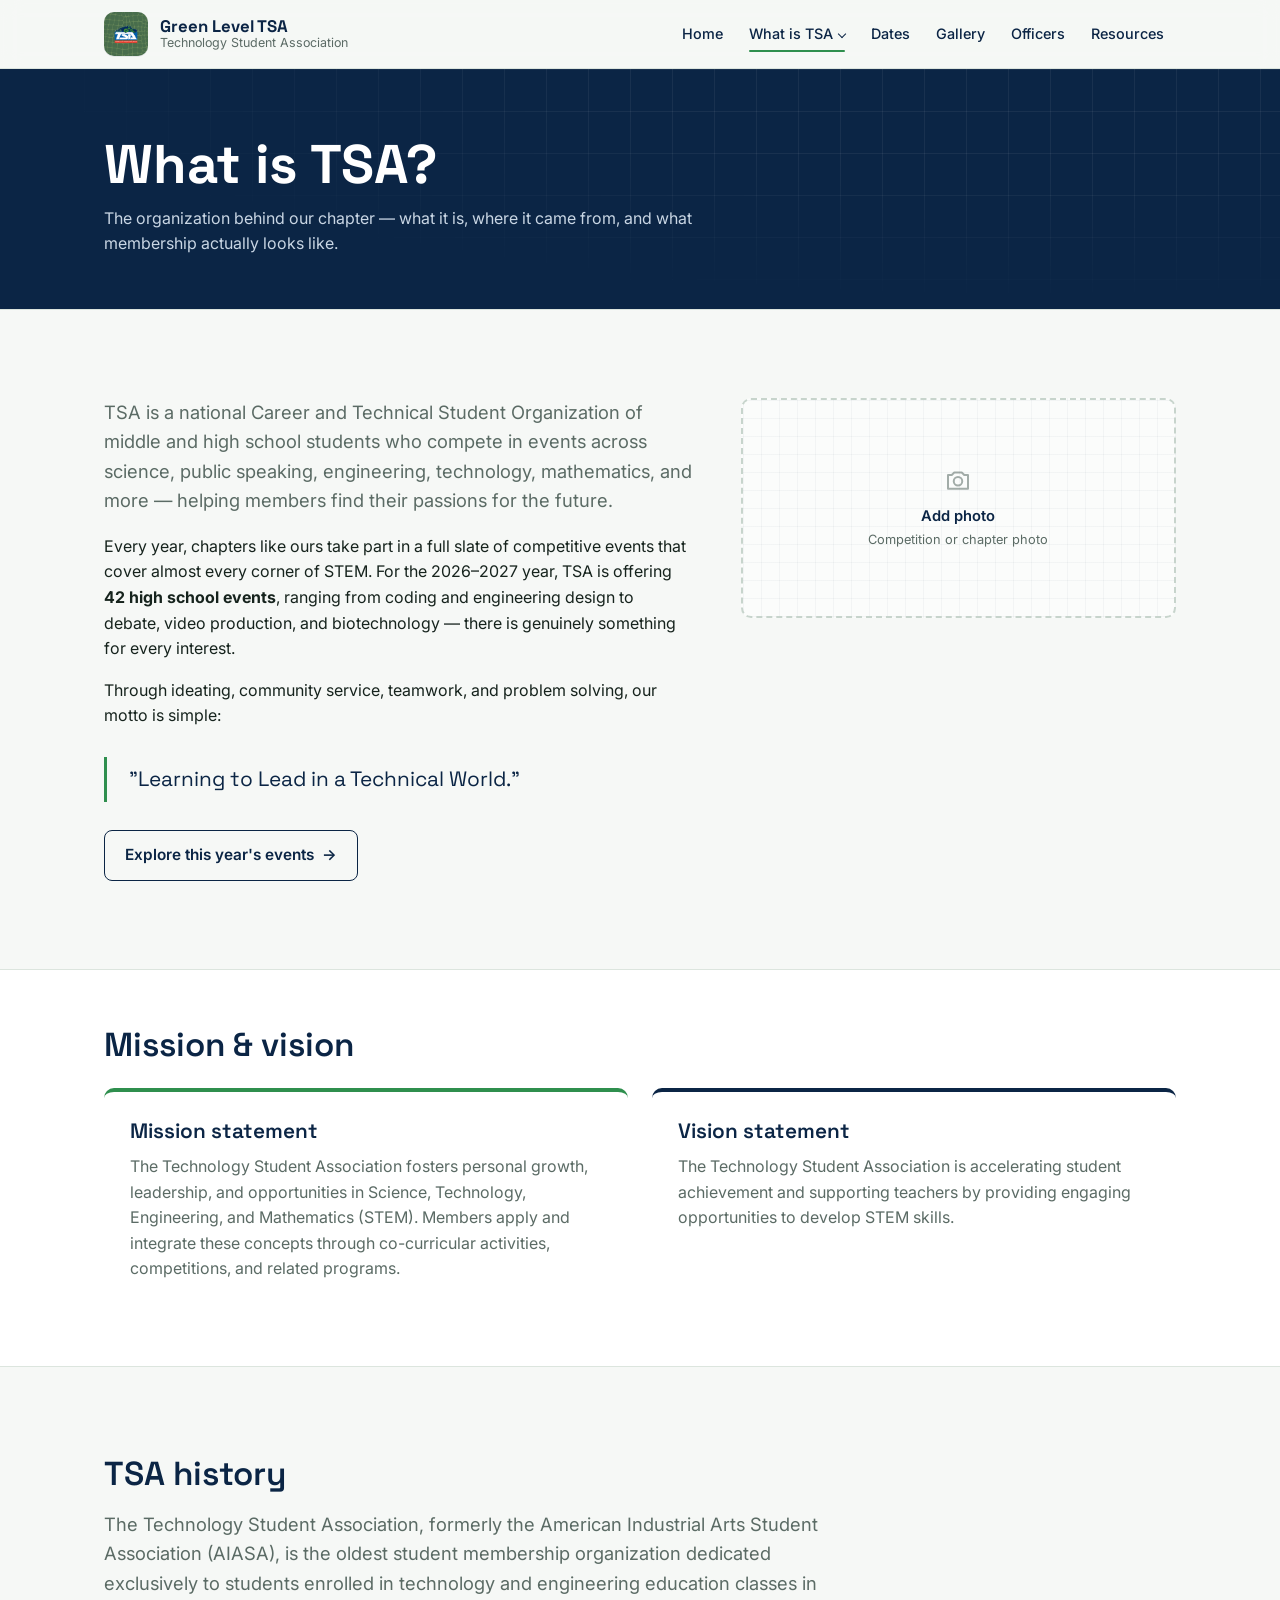
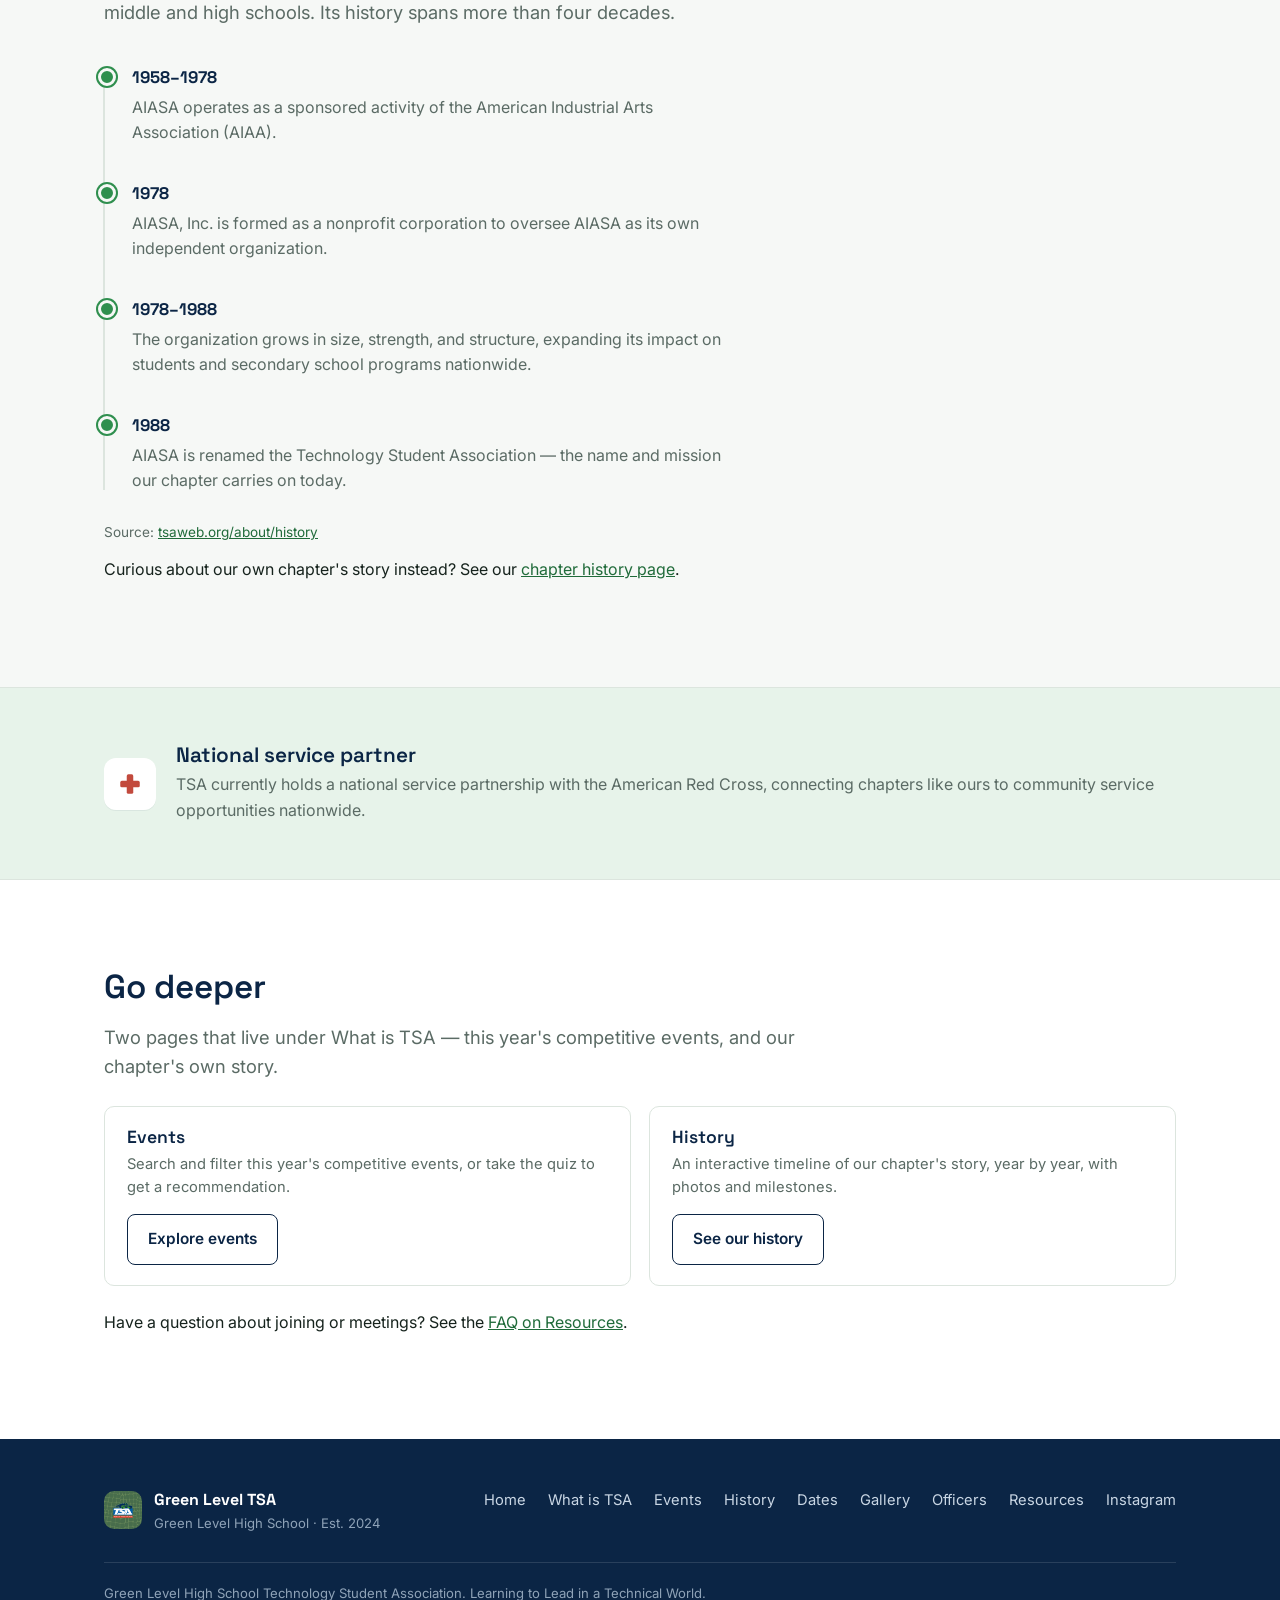
<file: what-is-tsa.html>
<!DOCTYPE html>
<html lang="en">
<head>
<meta charset="UTF-8">
<meta name="viewport" content="width=device-width, initial-scale=1.0">
<title>What is TSA? — Green Level TSA</title>
<meta name="description" content="What the Technology Student Association is, our mission and vision, and TSA's history.">
<link rel="icon" href="logo.png">
<link rel="preconnect" href="https://fonts.googleapis.com">
<link rel="preconnect" href="https://fonts.gstatic.com" crossorigin>
<link href="https://fonts.googleapis.com/css2?family=Space+Grotesk:wght@500;600;700&family=Inter:wght@400;500;600&display=swap" rel="stylesheet">
<link rel="stylesheet" href="styles.css">
</head>
<body>

<header class="site-nav">
  <div class="nav-inner">
    <a href="index.html" class="brand">
      <span class="brand-badge"><img src="logo.png" alt="Green Level TSA chapter emblem"></span>
      <span class="brand-text">
        <strong>Green Level TSA</strong>
        <span>Technology Student Association</span>
      </span>
    </a>
    <div class="nav-actions">
      <ul class="nav-links">
        <li><a href="index.html">Home</a></li>
        <li class="has-dropdown">
          <a href="what-is-tsa.html" class="parent-active" aria-current="page">What is TSA<span class="nav-caret" aria-hidden="true"></span></a>
          <ul class="dropdown-menu">
            <li><a href="what-is-tsa.html" aria-current="page">Overview</a></li>
            <li><a href="events.html">Events</a></li>
            <li><a href="history.html">History</a></li>
          </ul>
        </li>
        <li><a href="dates.html">Dates</a></li>
        <li><a href="gallery.html">Gallery</a></li>
        <li><a href="officers.html">Officers</a></li>
        <li><a href="resources.html">Resources</a></li>
      </ul>
      <button class="nav-toggle" aria-label="Toggle menu" aria-expanded="false"><span></span></button>
    </div>
  </div>
</header>

<section class="page-banner">
  <div class="hero-grid-bg" aria-hidden="true"></div>
  <div class="container">
    <h1>What is TSA?</h1>
    <p>The organization behind our chapter — what it is, where it came from, and what membership actually looks like.</p>
  </div>
</section>

<section>
  <div class="container split">
    <div class="reveal-left">
      <p class="lead">TSA is a national Career and Technical Student Organization of middle and high school students who compete in events across science, public speaking, engineering, technology, mathematics, and more — helping members find their passions for the future.</p>
      <p>Every year, chapters like ours take part in a full slate of competitive events that cover almost every corner of STEM. For the 2026–2027 year, TSA is offering <strong>42 high school events</strong>, ranging from coding and engineering design to debate, video production, and biotechnology — there is genuinely something for every interest.</p>
      <p>Through ideating, community service, teamwork, and problem solving, our motto is simple:</p>
      <p class="pull-quote">"Learning to Lead in a Technical World."</p>
      <a class="btn btn-outline" href="events.html#event-explorer">Explore this year's events <span class="btn-arrow">→</span></a>
    </div>
    <div class="reveal-right">
      <div class="photo-slot">
        <svg viewBox="0 0 24 24" fill="none" stroke="currentColor" stroke-width="1.6"><path d="M4 8h3l2-2h6l2 2h3v11H4z" stroke-linejoin="round"/><circle cx="12" cy="13" r="3.4"/></svg>
        <strong>Add photo</strong>
        <small>Competition or chapter photo</small>
      </div>
    </div>
  </div>
</section>

<section class="tight" style="background:var(--panel);">
  <div class="container">
    <h2>Mission &amp; vision</h2>
    <div class="panel-pair" style="margin-top:24px;" data-reveal-group>
      <div class="panel mission reveal-left">
        <h3>Mission statement</h3>
        <p>The Technology Student Association fosters personal growth, leadership, and opportunities in Science, Technology, Engineering, and Mathematics (STEM). Members apply and integrate these concepts through co-curricular activities, competitions, and related programs.</p>
      </div>
      <div class="panel vision reveal-right">
        <h3>Vision statement</h3>
        <p>The Technology Student Association is accelerating student achievement and supporting teachers by providing engaging opportunities to develop STEM skills.</p>
      </div>
    </div>
  </div>
</section>

<section id="tsa-history">
  <div class="container">
    <h2>TSA history</h2>
    <p class="lead">The Technology Student Association, formerly the American Industrial Arts Student Association (AIASA), is the oldest student membership organization dedicated exclusively to students enrolled in technology and engineering education classes in middle and high schools. Its history spans more than four decades.</p>

    <div class="timeline" data-reveal-group>
      <div class="timeline-item reveal">
        <span class="year">1958–1978</span>
        <p>AIASA operates as a sponsored activity of the American Industrial Arts Association (AIAA).</p>
      </div>
      <div class="timeline-item reveal">
        <span class="year">1978</span>
        <p>AIASA, Inc. is formed as a nonprofit corporation to oversee AIASA as its own independent organization.</p>
      </div>
      <div class="timeline-item reveal">
        <span class="year">1978–1988</span>
        <p>The organization grows in size, strength, and structure, expanding its impact on students and secondary school programs nationwide.</p>
      </div>
      <div class="timeline-item reveal">
        <span class="year">1988</span>
        <p>AIASA is renamed the Technology Student Association — the name and mission our chapter carries on today.</p>
      </div>
    </div>
    <p class="citation">Source: <a href="https://tsaweb.org/about/history" target="_blank" rel="noopener">tsaweb.org/about/history</a></p>

    <p style="margin-top:8px;">Curious about our own chapter's story instead? See our <a href="history.html">chapter history page</a>.</p>
  </div>
</section>

<section class="partner-strip tight">
  <div class="container">
    <div class="partner-row reveal">
      <span class="partner-icon" aria-hidden="true">
        <svg viewBox="0 0 24 24" fill="none"><rect x="9" y="3" width="6" height="18" rx="1.5" fill="#C24A3D"/><rect x="3" y="9" width="18" height="6" rx="1.5" fill="#C24A3D"/></svg>
      </span>
      <div>
        <h3>National service partner</h3>
        <p>TSA currently holds a national service partnership with the American Red Cross, connecting chapters like ours to community service opportunities nationwide.</p>
      </div>
    </div>
  </div>
</section>

<section style="background:var(--panel);">
  <div class="container">
    <h2>Go deeper</h2>
    <p class="lead">Two pages that live under What is TSA — this year's competitive events, and our chapter's own story.</p>
    <div class="link-card-row">
      <div class="link-card">
        <h3>Events</h3>
        <p>Search and filter this year's competitive events, or take the quiz to get a recommendation.</p>
        <a class="btn btn-outline" href="events.html">Explore events</a>
      </div>
      <div class="link-card">
        <h3>History</h3>
        <p>An interactive timeline of our chapter's story, year by year, with photos and milestones.</p>
        <a class="btn btn-outline" href="history.html">See our history</a>
      </div>
    </div>
    <p style="margin-top:24px;">Have a question about joining or meetings? See the <a href="resources.html">FAQ on Resources</a>.</p>
  </div>
</section>

<footer>
  <div class="container">
    <div class="footer-inner">
      <div class="footer-brand">
        <span class="brand-badge"><img src="logo.png" alt="Green Level TSA emblem"></span>
        <div>
          <strong>Green Level TSA</strong>
          <div style="font-size:0.82rem; color:#8FA3B8;">Green Level High School · Est. 2024</div>
        </div>
      </div>
      <ul class="footer-links">
        <li><a href="index.html">Home</a></li>
        <li><a href="what-is-tsa.html">What is TSA</a></li>
        <li><a href="events.html">Events</a></li>
        <li><a href="history.html">History</a></li>
        <li><a href="dates.html">Dates</a></li>
        <li><a href="gallery.html">Gallery</a></li>
        <li><a href="officers.html">Officers</a></li>
        <li><a href="resources.html">Resources</a></li>
        <li><a href="https://www.instagram.com/greenleveltsa" target="_blank" rel="noopener">Instagram</a></li>
      </ul>
    </div>
    <div class="footer-bottom">Green Level High School Technology Student Association. Learning to Lead in a Technical World.</div>
  </div>
</footer>

<script src="script.js"></script>
</body>
</html>
</file>
<file: styles.css>
/* ==========================================================================
   Green Level TSA — shared stylesheet
   ========================================================================== */

:root {
  /* Color */
  --navy: #0B2545;
  --navy-2: #123A63;
  --navy-tint: #E9EEF4;
  --green: #2F8F4E;
  --green-dark: #206B3A;
  --green-tint: #E7F3EA;
  --amber: #C97A21;
  --amber-tint: #FBF0DE;
  --coral: #C24A3D;
  --coral-tint: #FBE9E6;
  --paper: #F6F8F6;
  --panel: #FFFFFF;
  --ink: #16231D;
  --muted: #5B6B65;
  --line: #DCE5DE;

  /* Type */
  --font-display: "Space Grotesk", "Segoe UI", sans-serif;
  --font-body: "Inter", "Segoe UI", sans-serif;

  /* Layout */
  --max: 1120px;
  --gutter: 24px;
  --radius: 10px;
  --nav-h: 68px;
}

* { box-sizing: border-box; }

html {
  scroll-behavior: smooth;
  scroll-padding-top: 90px;
}

body {
  margin: 0;
  font-family: var(--font-body);
  color: var(--ink);
  background: var(--paper);
  line-height: 1.6;
  -webkit-font-smoothing: antialiased;
}

img { max-width: 100%; display: block; }

h1, h2, h3, h4 {
  font-family: var(--font-display);
  color: var(--navy);
  line-height: 1.15;
  margin: 0 0 0.5em 0;
  font-weight: 600;
}

h1 { font-size: clamp(2.2rem, 4.4vw, 3.4rem); font-weight: 700; }
h2 { font-size: clamp(1.6rem, 2.6vw, 2.15rem); }
h3 { font-size: 1.3rem; }

p { margin: 0 0 1em 0; }
p.lead { font-size: 1.15rem; color: var(--muted); max-width: 62ch; }

.container {
  max-width: var(--max);
  margin: 0 auto;
  padding: 0 var(--gutter);
}

.measure { max-width: 68ch; }

a { color: var(--green-dark); transition: color .2s ease; }
a:hover { color: var(--navy); }

:focus-visible {
  outline: 3px solid var(--amber);
  outline-offset: 2px;
}

section { padding: 88px 0; }
section.tight { padding: 56px 0; }
section + section { border-top: 1px solid var(--line); }

/* ------------------------------- Nav ------------------------------- */

.site-nav {
  position: sticky;
  top: 0;
  z-index: 50;
  background: rgba(246, 248, 246, 0.9);
  backdrop-filter: blur(10px);
  border-bottom: 1px solid var(--line);
}

.nav-inner {
  max-width: var(--max);
  margin: 0 auto;
  padding: 12px var(--gutter);
  display: flex;
  align-items: center;
  justify-content: space-between;
  gap: 16px;
}

.brand {
  display: flex;
  align-items: center;
  gap: 12px;
  text-decoration: none;
}

.brand-badge {
  width: 44px;
  height: 44px;
  border-radius: 10px;
  overflow: hidden;
  flex-shrink: 0;
  box-shadow: 0 1px 0 rgba(11, 37, 69, 0.08);
  transition: transform .3s ease;
}

.brand:hover .brand-badge { transform: rotate(-4deg) scale(1.05); }

.brand-badge img { width: 100%; height: 100%; object-fit: cover; }

.brand-text {
  display: flex;
  flex-direction: column;
  line-height: 1.15;
}

.brand-text strong {
  font-family: var(--font-display);
  color: var(--navy);
  font-size: 1.05rem;
}

.brand-text span {
  font-size: 0.78rem;
  color: var(--muted);
}

.nav-links {
  display: flex;
  gap: 2px;
  list-style: none;
  margin: 0;
  padding: 0;
}

.nav-links a {
  position: relative;
  display: flex;
  align-items: center;
  padding: 10px 12px;
  border-radius: 8px;
  text-decoration: none;
  color: var(--navy);
  font-weight: 500;
  font-size: 0.9rem;
  transition: color .2s ease;
}

.nav-links a::after {
  content: "";
  position: absolute;
  left: 12px;
  right: 12px;
  bottom: 4px;
  height: 2px;
  border-radius: 2px;
  background: var(--green);
  transform: scaleX(0);
  transform-origin: left;
  transition: transform .3s cubic-bezier(.16,.8,.3,1);
}

.nav-links a:hover { color: var(--navy); }
.nav-links a:hover::after,
.nav-links a[aria-current="page"]::after,
.nav-links a.parent-active::after { transform: scaleX(1); }

.nav-caret {
  display: inline-block;
  width: 6px;
  height: 6px;
  margin-left: 6px;
  border-right: 1.6px solid currentColor;
  border-bottom: 1.6px solid currentColor;
  transform: rotate(45deg);
  transition: transform .25s ease;
}
.has-dropdown:hover .nav-caret,
.has-dropdown:focus-within .nav-caret { transform: rotate(-135deg); }

.has-dropdown { position: relative; }

.dropdown-menu {
  position: absolute;
  top: 100%;
  left: 0;
  min-width: 170px;
  margin: 6px 0 0;
  padding: 6px;
  list-style: none;
  background: var(--panel);
  border: 1px solid var(--line);
  border-radius: 10px;
  box-shadow: 0 16px 32px rgba(11,37,69,0.14);
  opacity: 0;
  pointer-events: none;
  transform: translateY(-6px);
  transition: opacity .2s ease, transform .2s ease;
}

.has-dropdown:hover .dropdown-menu,
.has-dropdown:focus-within .dropdown-menu,
.has-dropdown.open .dropdown-menu {
  opacity: 1;
  pointer-events: auto;
  transform: translateY(0);
}

.dropdown-menu a {
  display: block;
  padding: 9px 12px;
  border-radius: 6px;
  font-size: 0.88rem;
  color: var(--navy);
  text-decoration: none;
}
.dropdown-menu a::after { display: none; }
.dropdown-menu a:hover { background: var(--navy-tint); }

.nav-toggle {
  display: none;
  background: none;
  border: 1px solid var(--line);
  border-radius: 8px;
  padding: 8px 10px;
  cursor: pointer;
}

.nav-toggle span,
.nav-toggle span::before,
.nav-toggle span::after {
  content: "";
  display: block;
  width: 20px;
  height: 2px;
  background: var(--navy);
  position: relative;
  transition: transform .2s ease;
}
.nav-toggle span::before { position: absolute; top: -6px; width: 20px; }
.nav-toggle span::after { position: absolute; top: 6px; width: 20px; }

@media (max-width: 760px) {
  .nav-toggle { display: block; }
  .nav-links {
    position: absolute;
    top: 100%;
    left: 0;
    right: 0;
    background: var(--panel);
    border-bottom: 1px solid var(--line);
    flex-direction: column;
    padding: 8px;
    display: none;
    max-height: 80vh;
    overflow-y: auto;
  }
  .nav-links.open { display: flex; }
  .nav-links a { padding: 12px 14px; }
  .nav-links a::after { display: none; }

  /* Dropdown becomes a static nested list on mobile — no hover, always visible */
  .dropdown-menu {
    position: static;
    opacity: 1;
    pointer-events: auto;
    transform: none;
    box-shadow: none;
    border: none;
    background: var(--paper);
    margin: 2px 0 4px 14px;
    padding: 2px;
  }
  .nav-caret { display: none; }
}


/* ------------------------------- Buttons ------------------------------- */

.btn {
  display: inline-flex;
  align-items: center;
  gap: 8px;
  padding: 12px 20px;
  border-radius: 8px;
  font-weight: 600;
  text-decoration: none;
  font-size: 0.96rem;
  border: 1.5px solid transparent;
  cursor: pointer;
  font-family: var(--font-body);
  transition: background-color .2s ease, color .2s ease, transform .2s ease, box-shadow .2s ease;
}

.btn:hover { transform: translateY(-2px); }
.btn:active { transform: translateY(0); }

.btn-primary { background: var(--green); color: #fff; }
.btn-primary:hover { background: var(--green-dark); color: #fff; box-shadow: 0 10px 20px rgba(47,143,78,0.25); }

.btn-ghost {
  background: transparent;
  border-color: rgba(255,255,255,0.55);
  color: #fff;
}
.btn-ghost:hover { background: rgba(255,255,255,0.12); color: #fff; }

.btn-outline {
  background: transparent;
  border-color: var(--navy);
  color: var(--navy);
}
.btn-outline:hover { background: var(--navy); color: #fff; box-shadow: 0 10px 20px rgba(11,37,69,0.18); }

.btn-row { display: flex; gap: 14px; flex-wrap: wrap; }

.btn-arrow {
  display: inline-block;
  transition: transform .25s ease;
}
a:hover .btn-arrow, button:hover .btn-arrow { transform: translateX(4px); }

/* ------------------------------- Chips / tags ------------------------------- */

.tag {
  display: inline-block;
  font-size: 0.78rem;
  font-weight: 600;
  padding: 4px 10px;
  border-radius: 999px;
}

.tag-green { background: var(--green-tint); color: var(--green-dark); }
.tag-navy { background: var(--navy-tint); color: var(--navy); }
.tag-amber { background: var(--amber-tint); color: var(--amber); }
.tag-coral { background: var(--coral-tint); color: var(--coral); }

.todo-tag {
  display: inline-flex;
  align-items: center;
  gap: 6px;
  font-size: 0.78rem;
  font-weight: 600;
  color: var(--coral);
  border: 1.5px dashed var(--coral);
  border-radius: 999px;
  padding: 3px 10px 3px 8px;
  background: var(--coral-tint);
}

/* ------------------------------- Photo slot ------------------------------- */

.photo-slot {
  border: 2px dashed #C7D4CC;
  border-radius: var(--radius);
  background-image:
    linear-gradient(rgba(11,37,69,0.035) 1px, transparent 1px),
    linear-gradient(90deg, rgba(11,37,69,0.035) 1px, transparent 1px);
  background-size: 18px 18px;
  background-color: #FBFCFB;
  min-height: 220px;
  display: flex;
  flex-direction: column;
  align-items: center;
  justify-content: center;
  text-align: center;
  color: var(--muted);
  padding: 20px;
  transition: transform .25s ease, border-color .25s ease;
}

.photo-slot:hover { transform: translateY(-3px); border-color: var(--green); }

.photo-slot svg { width: 30px; height: 30px; margin-bottom: 10px; opacity: 0.55; }
.photo-slot strong { color: var(--navy); font-size: 0.92rem; font-weight: 600; }
.photo-slot small { font-size: 0.8rem; margin-top: 2px; }

.photo-slot.small { min-height: 100px; border-radius: 999px; aspect-ratio: 1 / 1; width: 100px; padding: 8px; }
.photo-slot.small svg { width: 20px; height: 20px; margin-bottom: 4px; }
.photo-slot.small strong { font-size: 0.68rem; }

/* ------------------------------- Hero (home) ------------------------------- */

.hero {
  position: relative;
  background: var(--navy);
  color: #fff;
  overflow: hidden;
  padding: 108px 0 96px;
}

.hero-grid-bg {
  position: absolute;
  inset: 0;
  background-image:
    linear-gradient(rgba(255,255,255,0.06) 1px, transparent 1px),
    linear-gradient(90deg, rgba(255,255,255,0.06) 1px, transparent 1px);
  background-size: 42px 42px;
  mask-image: radial-gradient(ellipse at 30% 20%, black 40%, transparent 78%);
}

.hero-inner {
  position: relative;
  max-width: var(--max);
  margin: 0 auto;
  padding: 0 var(--gutter);
  display: grid;
  grid-template-columns: 1.3fr 0.9fr;
  gap: 48px;
  align-items: center;
}

.hero-trace {
  position: absolute;
  top: -20px;
  left: 0;
  width: 100%;
  height: 100%;
  pointer-events: none;
}

.hero-trace path {
  fill: none;
  stroke: var(--green);
  stroke-width: 2;
  stroke-linecap: round;
  opacity: 0.85;
  stroke-dasharray: 900;
  stroke-dashoffset: 900;
  animation: draw 2.1s ease-out 0.2s forwards;
}

@keyframes draw {
  to { stroke-dashoffset: 0; }
}

@keyframes heroFadeUp {
  from { opacity: 0; transform: translateY(18px); }
  to { opacity: 1; transform: translateY(0); }
}

.hero-meta, .hero h1, .hero .lead, .hero .btn-row, .hero-seal {
  animation: heroFadeUp .7s cubic-bezier(.16,.8,.3,1) both;
}
.hero-meta { animation-delay: .05s; }
.hero h1 { color: #fff; animation-delay: .15s; }
.hero .lead { color: #C9D6E4; max-width: 48ch; animation-delay: .3s; }
.hero .btn-row { animation-delay: .45s; }
.hero-seal { animation-delay: .2s; }

.hero-meta {
  display: flex;
  gap: 10px;
  flex-wrap: wrap;
  margin: 22px 0 28px;
}

.hero-meta .tag { background: rgba(255,255,255,0.1); color: #fff; transition: transform .2s ease, background-color .2s ease; }
.hero-meta .tag:hover { background: rgba(255,255,255,0.2); transform: translateY(-2px); }

.hero-seal {
  justify-self: end;
  width: 200px;
  height: 200px;
  border-radius: 20px;
  overflow: hidden;
  box-shadow: 0 18px 40px rgba(0,0,0,0.35);
  border: 1px solid rgba(255,255,255,0.15);
  transition: transform .4s ease;
}

.hero-seal:hover { transform: translateY(-4px) rotate(-1.5deg); }
.hero-seal img { width: 100%; height: 100%; object-fit: cover; }

@media (max-width: 860px) {
  .hero-inner { grid-template-columns: 1fr; }
  .hero-seal { justify-self: start; width: 140px; height: 140px; }
}

/* ------------------------------- Page banner (interior pages) ------------------------------- */

.page-banner {
  background: var(--navy);
  color: #fff;
  padding: 64px 0 52px;
  position: relative;
  overflow: hidden;
}

.page-banner .hero-grid-bg { mask-image: radial-gradient(ellipse at 80% 0%, black 30%, transparent 70%); }

.page-banner .container { position: relative; }
.page-banner h1 { color: #fff; margin-bottom: 10px; animation: heroFadeUp .6s cubic-bezier(.16,.8,.3,1) both; }
.page-banner p { color: #C9D6E4; max-width: 60ch; margin: 0; animation: heroFadeUp .6s cubic-bezier(.16,.8,.3,1) .12s both; }

/* ------------------------------- Scroll-reveal utilities ------------------------------- */

.reveal {
  opacity: 0;
  transform: translateY(26px);
  transition: opacity .7s cubic-bezier(.16,.8,.3,1), transform .7s cubic-bezier(.16,.8,.3,1);
  will-change: opacity, transform;
}
.reveal.is-visible { opacity: 1; transform: none; }

.reveal-left { opacity: 0; transform: translateX(-34px); transition: opacity .7s cubic-bezier(.16,.8,.3,1), transform .7s cubic-bezier(.16,.8,.3,1); }
.reveal-left.is-visible { opacity: 1; transform: none; }

.reveal-right { opacity: 0; transform: translateX(34px); transition: opacity .7s cubic-bezier(.16,.8,.3,1), transform .7s cubic-bezier(.16,.8,.3,1); }
.reveal-right.is-visible { opacity: 1; transform: none; }

.reveal-scale { opacity: 0; transform: translateY(14px) scale(.95); transition: opacity .6s ease, transform .6s ease; }
.reveal-scale.is-visible { opacity: 1; transform: none; }

/* ------------------------------- About / two-col ------------------------------- */

.split {
  display: grid;
  grid-template-columns: 1.15fr 0.85fr;
  gap: 48px;
  align-items: start;
}

@media (max-width: 860px) {
  .split { grid-template-columns: 1fr; }
}

.pull-quote {
  border-left: 3px solid var(--green);
  padding: 6px 0 6px 22px;
  margin: 28px 0;
  font-family: var(--font-display);
  font-size: 1.3rem;
  color: var(--navy);
}

.benefit-list {
  list-style: none;
  margin: 20px 0 0;
  padding: 0;
  display: grid;
  gap: 10px;
}

.benefit-list li {
  padding-left: 26px;
  position: relative;
  color: var(--ink);
}

.benefit-list li::before {
  content: "";
  position: absolute;
  left: 0;
  top: 8px;
  width: 10px;
  height: 10px;
  border-radius: 3px;
  background: var(--green);
  transition: transform .2s ease;
}

.benefit-list li:hover::before { transform: scale(1.3) rotate(45deg); }

/* ------------------------------- Mission / Vision panels ------------------------------- */

.panel-pair {
  display: grid;
  grid-template-columns: 1fr 1fr;
  gap: 24px;
}

@media (max-width: 700px) {
  .panel-pair { grid-template-columns: 1fr; }
}

.panel {
  background: var(--panel);
  border-radius: var(--radius);
  padding: 28px 26px;
  border-top: 4px solid var(--line);
  transition: transform .3s ease, box-shadow .3s ease;
}

.panel:hover { transform: translateY(-4px); box-shadow: 0 14px 28px rgba(11,37,69,0.08); }

.panel.mission { border-top-color: var(--green); }
.panel.vision { border-top-color: var(--navy); }

.panel h3 { margin-bottom: 10px; }
.panel p { color: var(--muted); margin: 0; }

/* ------------------------------- History timeline ------------------------------- */

.timeline {
  position: relative;
  margin-top: 36px;
  padding-left: 28px;
  display: grid;
  gap: 34px;
}

.timeline::before {
  content: "";
  position: absolute;
  left: -1px;
  top: 4px;
  bottom: 4px;
  width: 2px;
  background: var(--line);
}

.timeline::after {
  content: "";
  position: absolute;
  left: -1px;
  top: 4px;
  bottom: 4px;
  width: 2px;
  background: var(--green);
  transform: scaleY(var(--progress, 0));
  transform-origin: top;
  transition: transform .15s linear;
}

.timeline-item { position: relative; }

.timeline-item::before {
  content: "";
  position: absolute;
  left: -34px;
  top: 4px;
  width: 12px;
  height: 12px;
  border-radius: 50%;
  background: var(--green);
  border: 3px solid var(--paper);
  box-shadow: 0 0 0 2px var(--green);
}

.timeline-item .year {
  font-family: var(--font-display);
  color: var(--navy);
  font-weight: 700;
  font-size: 1.05rem;
  display: block;
  margin-bottom: 4px;
}

.timeline-item p { color: var(--muted); margin: 0; max-width: 60ch; }

.citation {
  margin-top: 28px;
  font-size: 0.85rem;
  color: var(--muted);
}

/* ------------------------------- Service partner strip ------------------------------- */

.partner-strip {
  background: var(--green-tint);
}

.partner-row {
  display: flex;
  align-items: center;
  gap: 20px;
}

.partner-icon {
  width: 52px;
  height: 52px;
  border-radius: 12px;
  background: #fff;
  display: flex;
  align-items: center;
  justify-content: center;
  flex-shrink: 0;
  box-shadow: 0 1px 0 rgba(11,37,69,0.06);
  transition: transform .3s ease;
}

.partner-row:hover .partner-icon { transform: scale(1.08) rotate(-4deg); }

.partner-icon svg { width: 26px; height: 26px; }

.partner-row h3 { margin: 0 0 4px; }
.partner-row p { margin: 0; color: var(--muted); }

/* ------------------------------- Resources page ------------------------------- */

.link-card-row {
  display: grid;
  grid-template-columns: repeat(2, 1fr);
  gap: 18px;
  margin-top: 24px;
}

@media (max-width: 700px) { .link-card-row { grid-template-columns: 1fr; } }

.link-card {
  background: var(--panel);
  border: 1px solid var(--line);
  border-radius: var(--radius);
  padding: 20px 22px;
  transition: transform .3s ease, box-shadow .3s ease, border-color .3s ease;
}

.link-card:hover { transform: translateY(-4px); box-shadow: 0 14px 28px rgba(11,37,69,0.08); border-color: var(--green); }

.link-card h3 { display: flex; align-items: center; gap: 10px; margin-bottom: 6px; font-size: 1.1rem; }
.link-card p { color: var(--muted); font-size: 0.92rem; margin-bottom: 14px; }

.simple-links {
  list-style: none;
  margin: 22px 0 0;
  padding: 0;
  display: grid;
  gap: 4px;
}

.simple-links li {
  border-bottom: 1px solid var(--line);
}

.simple-links a {
  display: flex;
  justify-content: space-between;
  align-items: baseline;
  gap: 16px;
  padding: 16px 4px;
  text-decoration: none;
  color: var(--navy);
  font-weight: 600;
  transition: padding-left .25s ease, color .2s ease;
}

.simple-links a:hover { color: var(--green-dark); padding-left: 10px; }
.simple-links span { font-weight: 400; color: var(--muted); font-size: 0.9rem; text-align: right; }

.roster {
  margin-top: 24px;
  display: grid;
  gap: 14px;
}

.roster-row {
  display: flex;
  align-items: center;
  gap: 16px;
  background: var(--panel);
  border: 1px solid var(--line);
  border-radius: var(--radius);
  padding: 14px 18px;
  flex-wrap: wrap;
  transition: transform .3s ease, box-shadow .3s ease;
}

.roster-row:hover { transform: translateX(4px); box-shadow: 0 10px 22px rgba(11,37,69,0.07); }

.roster-info { flex: 1; min-width: 200px; }
.roster-info strong { display: block; color: var(--navy); font-size: 1rem; }
.roster-info a { font-size: 0.9rem; }
.roster-meta { display:flex; flex-direction: column; gap: 6px; }

.social-banner {
  margin-top: 28px;
  display: flex;
  align-items: center;
  gap: 16px;
  background: var(--navy);
  color: #fff;
  border-radius: var(--radius);
  padding: 20px 24px;
  flex-wrap: wrap;
}

.social-banner p { margin: 0; color: #C9D6E4; }
.social-banner strong { color: #fff; }

/* ------------------------------- Important Dates — stepper ------------------------------- */

.section-progress {
  height: 4px;
  background: var(--line);
  border-radius: 999px;
  overflow: hidden;
  margin: 28px 0 0;
}

.section-progress span {
  display: block;
  height: 100%;
  width: 0%;
  background: linear-gradient(90deg, var(--green), var(--navy), var(--amber));
  transition: width .1s linear;
}

.stepper {
  margin-top: 40px;
  display: grid;
  grid-template-columns: repeat(3, 1fr);
  gap: 22px;
  position: relative;
}

@media (max-width: 860px) { .stepper { grid-template-columns: 1fr; } }

.step {
  background: var(--panel);
  border: 1px solid var(--line);
  border-radius: var(--radius);
  padding: 26px 22px;
  position: relative;
  transition: transform .3s ease, box-shadow .3s ease;
}

.step:hover { transform: translateY(-5px); box-shadow: 0 16px 30px rgba(11,37,69,0.1); }

.step-number {
  width: 34px;
  height: 34px;
  border-radius: 50%;
  display: flex;
  align-items: center;
  justify-content: center;
  font-family: var(--font-display);
  font-weight: 700;
  color: #fff;
  margin-bottom: 16px;
  transition: transform .3s ease;
}

.step:hover .step-number { transform: scale(1.12); }

.step.regionals .step-number { background: var(--green); }
.step.states .step-number { background: var(--navy); }
.step.nationals .step-number { background: var(--amber); }

.step-date {
  font-family: var(--font-display);
  font-weight: 700;
  color: var(--navy);
  font-size: 1.15rem;
  margin-bottom: 2px;
}

.step-location { color: var(--muted); font-size: 0.92rem; margin-bottom: 14px; }
.step p.step-desc { color: var(--ink); font-size: 0.95rem; margin-bottom: 14px; }

/* ------------------------------- History page — staircase timeline ------------------------------- */

.chapter-timeline-wrap {
  position: relative;
  margin-top: 36px;
}

.chapter-timeline-line {
  position: absolute;
  inset: 0;
  width: 100%;
  height: 100%;
  overflow: visible;
}
.chapter-timeline-line polyline {
  fill: none;
  stroke: var(--line);
  stroke-width: 2px;
  vector-effect: non-scaling-stroke;
}

.chapter-timeline {
  position: relative;
  display: grid;
  grid-template-columns: repeat(4, 1fr);
  gap: 14px;
}

.chapter-year {
  background: none;
  border: none;
  padding: 0;
  cursor: pointer;
  display: flex;
  flex-direction: column;
  align-items: flex-start;
  gap: 12px;
  text-align: left;
  font-family: var(--font-body);
}
.chapter-year:nth-child(1) { margin-top: 0; }
.chapter-year:nth-child(2) { margin-top: 32px; }
.chapter-year:nth-child(3) { margin-top: 64px; }
.chapter-year:nth-child(4) { margin-top: 96px; }

.chapter-year .dot {
  width: 18px;
  height: 18px;
  border-radius: 50%;
  background: var(--paper);
  border: 3px solid var(--line);
  transition: transform .25s ease, border-color .25s ease, background-color .25s ease;
}
.chapter-year:hover .dot,
.chapter-year:focus .dot { transform: scale(1.25); border-color: var(--green); }
.chapter-year.active .dot { border-color: var(--green); background: var(--green); }

.cy-label {
  display: flex;
  flex-direction: column;
  font-size: 0.9rem;
  color: var(--muted);
  transition: color .25s ease;
}
.cy-label strong {
  font-family: var(--font-display);
  color: var(--navy);
  font-size: 1.15rem;
  font-weight: 700;
}
.chapter-year.active .cy-label,
.chapter-year:hover .cy-label { color: var(--ink); }

@media (max-width: 700px) {
  .chapter-timeline-line { display: none; }
  .chapter-timeline { grid-template-columns: 1fr; gap: 24px; }
  .chapter-year:nth-child(n) { margin-top: 0; }
}

.milestone-list {
  margin-top: 24px;
  display: grid;
  grid-template-columns: repeat(4, 1fr);
  gap: 18px;
}
@media (max-width: 900px) { .milestone-list { grid-template-columns: repeat(2, 1fr); } }
@media (max-width: 520px) { .milestone-list { grid-template-columns: 1fr; } }

.milestone {
  background: var(--panel);
  border: 1px solid var(--line);
  border-radius: var(--radius);
  padding: 20px 18px;
  transition: transform .3s ease, box-shadow .3s ease;
}
.milestone:hover { transform: translateY(-5px); box-shadow: 0 16px 30px rgba(11,37,69,0.1); }
.milestone .event-icon { margin-bottom: 12px; }
.milestone strong { display: block; color: var(--navy); font-size: 0.98rem; margin-bottom: 6px; }
.milestone p { color: var(--muted); font-size: 0.86rem; margin: 0; }

/* ------------------------------- Events page — year recap sections ------------------------------- */

.year-block {
  padding: 84px 0;
  border-top: 1px solid var(--line);
  scroll-margin-top: 110px;
  transition: background-color .4s ease;
}

.year-block:first-child { border-top: none; }

.year-2023 { background: #EEF1EF; }
.year-2024 { background: var(--green-tint); }
.year-2025 { background: var(--navy-tint); }
.year-2026 { background: var(--amber-tint); }

.recap-box {
  border: 1px dashed #C7D4CC;
  border-radius: var(--radius);
  padding: 18px 20px;
  color: var(--muted);
  background: rgba(255,255,255,0.6);
  margin-bottom: 28px;
  font-size: 0.95rem;
}

.gallery-grid {
  display: grid;
  grid-template-columns: repeat(4, 1fr);
  gap: 16px;
}

@media (max-width: 860px) { .gallery-grid { grid-template-columns: repeat(2, 1fr); } }
@media (max-width: 480px) { .gallery-grid { grid-template-columns: 1fr; } }

/* ------------------------------- Footer ------------------------------- */

footer {
  background: var(--navy);
  color: #C9D6E4;
  padding: 48px 0 28px;
}

.footer-inner {
  display: flex;
  justify-content: space-between;
  gap: 24px;
  flex-wrap: wrap;
}

.footer-brand {
  display: flex;
  align-items: center;
  gap: 12px;
}

.footer-brand .brand-badge { width: 38px; height: 38px; }
.footer-brand strong { color: #fff; font-family: var(--font-display); }

.footer-links {
  list-style: none;
  display: flex;
  gap: 22px;
  padding: 0;
  margin: 0;
  flex-wrap: wrap;
}

.footer-links a { color: #C9D6E4; text-decoration: none; font-size: 0.92rem; }
.footer-links a:hover { color: #fff; }

.footer-bottom {
  margin-top: 28px;
  padding-top: 20px;
  border-top: 1px solid rgba(255,255,255,0.12);
  font-size: 0.82rem;
  color: #8FA3B8;
}

/* ------------------------------- Reduced motion ------------------------------- */

@media (prefers-reduced-motion: reduce) {
  html { scroll-behavior: auto; }

  .hero-trace path { animation: none; stroke-dashoffset: 0; }

  .hero-meta, .hero h1, .hero .lead, .hero .btn-row, .hero-seal,
  .page-banner h1, .page-banner p {
    animation: none !important;
    opacity: 1 !important;
    transform: none !important;
  }

  .reveal, .reveal-left, .reveal-right, .reveal-scale {
    transition: none !important;
    opacity: 1 !important;
    transform: none !important;
  }

  .timeline::after { transition: none !important; }
  .chapter-year .dot { transition: none !important; }
  .section-progress span { transition: none !important; }

  .btn:hover, .panel:hover, .link-card:hover, .roster-row:hover,
  .step:hover, .photo-slot:hover, .hero-seal:hover,
  .chapter-year:hover .dot, .milestone:hover {
    transform: none !important;
  }
  .countdown-unit strong.pulse { animation: none !important; }
}

/* ==========================================================================
   Nav layout
   ========================================================================== */

.nav-actions { display: flex; align-items: center; gap: 10px; }

/* Nav shrink-on-scroll */
.site-nav.scrolled .nav-inner { padding-top: 8px; padding-bottom: 8px; }
.site-nav.scrolled { box-shadow: 0 6px 18px rgba(11,37,69,0.08); }
.site-nav { transition: box-shadow .25s ease; }
.nav-inner { transition: padding .25s ease; }

/* ==========================================================================
   Animated stats
   ========================================================================== */

.stats-section { background: var(--navy); }
.stats-grid {
  display: grid;
  grid-template-columns: repeat(4, 1fr);
  gap: 24px;
  text-align: center;
}
@media (max-width: 860px) { .stats-grid { grid-template-columns: repeat(2, 1fr); } }

.stat { padding: 8px; }
.stat-number, .stat-word {
  display: block;
  font-family: var(--font-display);
  font-size: clamp(2rem, 4vw, 2.6rem);
  font-weight: 700;
  color: #fff;
  line-height: 1;
}
.stat-word { font-size: clamp(1.5rem, 3vw, 2rem); letter-spacing: 0.04em; }
.stat-label {
  display: block;
  margin-top: 10px;
  font-size: 0.88rem;
  color: #9FB4C6;
  max-width: 22ch;
  margin-left: auto;
  margin-right: auto;
}

/* ==========================================================================
   Event explorer
   ========================================================================== */

.event-explorer { background: var(--panel); }

.explorer-controls {
  margin-top: 28px;
  display: flex;
  flex-wrap: wrap;
  gap: 16px;
  align-items: center;
  justify-content: space-between;
}

.search-wrap {
  position: relative;
  flex: 1 1 260px;
  max-width: 340px;
}
.search-wrap svg {
  position: absolute;
  left: 12px;
  top: 50%;
  transform: translateY(-50%);
  width: 16px;
  height: 16px;
  color: var(--muted);
  pointer-events: none;
}
.search-wrap input {
  width: 100%;
  padding: 11px 14px 11px 36px;
  border-radius: 999px;
  border: 1.5px solid var(--line);
  background: var(--paper);
  color: var(--ink);
  font-family: var(--font-body);
  font-size: 0.92rem;
  transition: border-color .2s ease, box-shadow .2s ease;
}
.search-wrap input:focus { border-color: var(--green); box-shadow: 0 0 0 3px var(--green-tint); outline: none; }

.filter-chips { display: flex; flex-wrap: wrap; gap: 8px; }
.filter-group-label {
  margin: 22px 0 10px;
  font-size: 0.78rem;
  font-weight: 700;
  text-transform: uppercase;
  letter-spacing: 0.04em;
  color: var(--muted);
}
.chip {
  border: 1.5px solid var(--line);
  background: var(--paper);
  color: var(--muted);
  font-family: var(--font-body);
  font-weight: 600;
  font-size: 0.85rem;
  padding: 8px 16px;
  border-radius: 999px;
  cursor: pointer;
  transition: background-color .2s ease, color .2s ease, border-color .2s ease, transform .2s ease;
}
.chip:hover { transform: translateY(-2px); border-color: var(--green); }
.chip.active { background: var(--green); border-color: var(--green); color: #fff; }

.event-grid {
  margin-top: 28px;
  display: grid;
  grid-template-columns: repeat(3, 1fr);
  gap: 18px;
}
@media (max-width: 860px) { .event-grid { grid-template-columns: repeat(2, 1fr); } }
@media (max-width: 560px) { .event-grid { grid-template-columns: 1fr; } }

.event-card {
  background: var(--paper);
  border: 1px solid var(--line);
  border-radius: var(--radius);
  padding: 22px 20px;
  text-align: left;
  cursor: pointer;
  transition: transform .3s ease, box-shadow .3s ease, border-color .3s ease;
  display: flex;
  flex-direction: column;
  gap: 10px;
}
.event-card:hover, .event-card:focus-visible {
  transform: translateY(-6px);
  box-shadow: 0 16px 30px rgba(11,37,69,0.12);
  border-color: var(--green);
}
.event-card:hover .event-icon { transform: rotate(-8deg) scale(1.08); }

.event-icon { font-size: 1.6rem; transition: transform .3s ease; }
.event-card h3 { margin: 0; font-size: 1.05rem; }
.event-card .tag { align-self: flex-start; }
.event-card p { margin: 0; color: var(--muted); font-size: 0.88rem; }

.event-learn-more {
  margin-top: auto;
  display: inline-flex;
  align-items: center;
  gap: 6px;
  font-weight: 600;
  font-size: 0.86rem;
  color: var(--green-dark);
}
.event-card:hover .event-learn-more svg { transform: translateX(4px); }
.event-learn-more svg { width: 14px; height: 14px; transition: transform .25s ease; }

.event-explorer-note {
  margin-top: 20px;
  font-size: 0.88rem;
  color: var(--muted);
}

.no-results {
  grid-column: 1 / -1;
  text-align: center;
  color: var(--muted);
  padding: 40px 0;
}

.quiz-cta {
  margin-top: 40px;
  background: var(--navy);
  border-radius: var(--radius);
  padding: 26px 28px;
  display: flex;
  align-items: center;
  justify-content: space-between;
  gap: 20px;
  flex-wrap: wrap;
}
.quiz-cta h3 { color: #fff; margin-bottom: 4px; }
.quiz-cta p { color: #9FB4C6; margin: 0; }

/* ==========================================================================
   Modals (event detail + quiz)
   ========================================================================== */

.modal-overlay {
  position: fixed;
  inset: 0;
  background: rgba(8, 16, 25, 0.6);
  backdrop-filter: blur(3px);
  display: flex;
  align-items: center;
  justify-content: center;
  padding: 20px;
  z-index: 100;
  opacity: 0;
  pointer-events: none;
  transition: opacity .25s ease;
}
.modal-overlay.open { opacity: 1; pointer-events: auto; }

.modal-box {
  background: var(--panel);
  border-radius: 14px;
  max-width: 480px;
  width: 100%;
  max-height: 85vh;
  overflow-y: auto;
  padding: 30px 28px;
  position: relative;
  transform: translateY(18px) scale(.97);
  transition: transform .3s cubic-bezier(.16,.8,.3,1);
  box-shadow: 0 30px 60px rgba(0,0,0,0.3);
}
.modal-overlay.open .modal-box { transform: translateY(0) scale(1); }

.modal-close {
  position: absolute;
  top: 16px;
  right: 16px;
  width: 32px;
  height: 32px;
  border-radius: 50%;
  border: none;
  background: var(--paper);
  color: var(--muted);
  font-size: 1.1rem;
  cursor: pointer;
  display: flex;
  align-items: center;
  justify-content: center;
  transition: background-color .2s ease, color .2s ease, transform .2s ease;
}
.modal-close:hover { background: var(--coral-tint); color: var(--coral); transform: rotate(90deg); }

.modal-box .event-icon { font-size: 2.2rem; }
.modal-box h3 { margin: 12px 0 6px; }
.modal-box p { color: var(--muted); }
.modal-meta { display: flex; gap: 8px; flex-wrap: wrap; margin: 12px 0; }

/* ---- Quiz ---- */

.quiz-progress { display: flex; gap: 6px; margin-bottom: 22px; }
.quiz-progress span {
  height: 4px;
  flex: 1;
  border-radius: 999px;
  background: var(--line);
  transition: background-color .3s ease;
}
.quiz-progress span.done { background: var(--green); }

.quiz-step { display: none; }
.quiz-step.active { display: block; animation: heroFadeUp .35s ease both; }

.quiz-options {
  display: grid;
  gap: 10px;
  margin-top: 20px;
}
.quiz-option {
  display: flex;
  align-items: center;
  gap: 12px;
  padding: 14px 16px;
  border-radius: 10px;
  border: 1.5px solid var(--line);
  background: var(--paper);
  color: var(--ink);
  font-family: var(--font-body);
  font-size: 0.95rem;
  font-weight: 500;
  text-align: left;
  cursor: pointer;
  transition: border-color .2s ease, transform .2s ease, background-color .2s ease;
}
.quiz-option:hover { border-color: var(--green); transform: translateX(4px); }
.quiz-option .quiz-emoji { font-size: 1.2rem; }

.quiz-results h3 { margin-bottom: 4px; }
.quiz-result-list { list-style: none; margin: 18px 0; padding: 0; display: grid; gap: 10px; }
.quiz-result-list li {
  display: flex;
  align-items: center;
  gap: 12px;
  padding: 12px 14px;
  border-radius: 10px;
  background: var(--paper);
  border: 1px solid var(--line);
}
.quiz-result-rank { font-family: var(--font-display); font-weight: 700; color: var(--green); }
.quiz-restart { margin-top: 6px; }

/* ==========================================================================
   Officer cards — expand on click
   ========================================================================== */

.officer-grid {
  margin-top: 24px;
  display: grid;
  grid-template-columns: repeat(4, 1fr);
  gap: 18px;
}
@media (max-width: 900px) { .officer-grid { grid-template-columns: repeat(2, 1fr); } }
@media (max-width: 520px) { .officer-grid { grid-template-columns: 1fr; } }

.officer-card {
  display: block;
  width: 100%;
  text-align: left;
  background: var(--panel);
  border: 1px solid var(--line);
  border-radius: var(--radius);
  padding: 22px 18px;
  cursor: pointer;
  font-family: var(--font-body);
  transition: transform .3s ease, box-shadow .3s ease, border-color .3s ease;
}
.officer-card:hover { transform: translateY(-5px); box-shadow: 0 16px 30px rgba(11,37,69,0.1); border-color: var(--green); }

.officer-card-top {
  display: flex;
  flex-direction: column;
  align-items: center;
  text-align: center;
  gap: 8px;
}
.officer-card-top strong { color: var(--navy); font-size: 0.98rem; }

.officer-expand-hint {
  margin-top: 6px;
  display: inline-flex;
  align-items: center;
  gap: 4px;
  font-size: 0.74rem;
  color: var(--muted);
}
.officer-expand-hint .nav-caret {
  width: 5px; height: 5px; margin-left: 0;
  transform: rotate(45deg);
  transition: transform .25s ease;
}
.officer-card[aria-expanded="true"] .officer-expand-hint .nav-caret { transform: rotate(-135deg); }

.officer-card-details {
  max-height: 0;
  overflow: hidden;
  transition: max-height .35s ease;
}
.officer-card[aria-expanded="true"] .officer-card-details { margin-top: 16px; }

.officer-detail-row {
  display: flex;
  justify-content: space-between;
  align-items: center;
  gap: 12px;
  padding: 8px 0;
  border-top: 1px solid var(--line);
  font-size: 0.86rem;
}
.officer-detail-row span:first-child { color: var(--muted); }
.officer-detail-row a { font-weight: 600; }

/* ==========================================================================
   FAQ accordion
   ========================================================================== */

.faq-list { margin-top: 24px; display: grid; gap: 10px; }
.faq-item {
  border: 1px solid var(--line);
  border-radius: var(--radius);
  background: var(--panel);
  overflow: hidden;
}
.faq-question {
  width: 100%;
  display: flex;
  justify-content: space-between;
  align-items: center;
  gap: 16px;
  padding: 18px 20px;
  background: none;
  border: none;
  text-align: left;
  font-family: var(--font-display);
  font-weight: 600;
  color: var(--navy);
  font-size: 1rem;
  cursor: pointer;
}
.faq-question .faq-icon {
  flex-shrink: 0;
  width: 22px;
  height: 22px;
  border-radius: 50%;
  background: var(--green-tint);
  color: var(--green-dark);
  display: flex;
  align-items: center;
  justify-content: center;
  font-size: 1.1rem;
  transition: transform .3s ease;
}
.faq-item.open .faq-icon { transform: rotate(45deg); }

.faq-answer {
  max-height: 0;
  overflow: hidden;
  transition: max-height .35s ease;
}
.faq-answer p { padding: 0 20px 20px; color: var(--muted); margin: 0; }

/* ==========================================================================
   Countdown
   ========================================================================== */

.countdown {
  margin-top: 28px;
  display: flex;
  align-items: center;
  gap: 18px;
  flex-wrap: wrap;
  background: var(--panel);
  border: 1px solid var(--line);
  border-radius: var(--radius);
  padding: 20px 24px;
}
.countdown-label { font-weight: 600; color: var(--navy); font-size: 0.92rem; }
.countdown-units { display: flex; gap: 14px; }
.countdown-unit { text-align: center; min-width: 52px; }
.countdown-unit strong {
  display: block;
  font-family: var(--font-display);
  font-size: 1.5rem;
  color: var(--green-dark);
}
.countdown-unit strong.pulse { animation: countPulse .4s ease; }
@keyframes countPulse {
  0% { transform: scale(1); }
  40% { transform: scale(1.28); color: var(--navy); }
  100% { transform: scale(1); }
}
.countdown-unit span { font-size: 0.72rem; color: var(--muted); text-transform: uppercase; letter-spacing: 0.04em; }

/* ==========================================================================
   Reduced motion additions
   ========================================================================== */

@media (prefers-reduced-motion: reduce) {
  .officer-card-details { transition: none !important; }
  .modal-box, .modal-overlay { transition: none !important; }
  .event-card:hover, .quiz-option:hover, .chip:hover { transform: none !important; }
}

/* ==========================================================================
   Category icons (SVG, no emoji)
   ========================================================================== */

.event-icon {
  width: 42px;
  height: 42px;
  border-radius: 10px;
  background: var(--green-tint);
  color: var(--green-dark);
  display: flex;
  align-items: center;
  justify-content: center;
  flex-shrink: 0;
}
.event-icon svg { width: 20px; height: 20px; }

.event-badges { display: flex; flex-wrap: wrap; gap: 6px; }

.badge {
  display: inline-flex;
  align-items: center;
  font-size: 0.72rem;
  font-weight: 600;
  padding: 3px 9px;
  border-radius: 999px;
  background: var(--navy-tint);
  color: var(--navy);
}
.badge-beginner { background: var(--amber-tint); color: var(--amber); }

.modal-box .event-icon { width: 52px; height: 52px; border-radius: 12px; }
.modal-box .event-icon svg { width: 26px; height: 26px; }

.quiz-emoji {
  width: 26px;
  height: 26px;
  border-radius: 7px;
  background: var(--green-tint);
  color: var(--green-dark);
  display: inline-flex;
  align-items: center;
  justify-content: center;
  flex-shrink: 0;
}
.quiz-emoji svg { width: 15px; height: 15px; }

/* ==========================================================================
   Why join — cards (replaces bullet list)
   ========================================================================== */

.why-grid {
  margin-top: 24px;
  display: grid;
  grid-template-columns: repeat(4, 1fr);
  gap: 18px;
}
@media (max-width: 900px) { .why-grid { grid-template-columns: repeat(2, 1fr); } }
@media (max-width: 520px) { .why-grid { grid-template-columns: 1fr; } }

.why-card {
  background: var(--panel);
  border: 1px solid var(--line);
  border-radius: var(--radius);
  padding: 24px 20px;
  transition: transform .3s ease, box-shadow .3s ease, border-color .3s ease;
}
.why-card:hover { transform: translateY(-6px); box-shadow: 0 16px 30px rgba(11,37,69,0.1); border-color: var(--green); }
.why-card .event-icon { width: 46px; height: 46px; margin-bottom: 14px; }
.why-card .event-icon svg { width: 22px; height: 22px; }
.why-card h3 { font-size: 1.05rem; margin-bottom: 6px; }
.why-card p { color: var(--muted); font-size: 0.92rem; margin: 0; }

/* ==========================================================================
   Featured / upcoming section (homepage)
   ========================================================================== */

.featured-grid {
  margin-top: 24px;
  display: grid;
  grid-template-columns: 1fr 1fr;
  gap: 22px;
}
@media (max-width: 760px) { .featured-grid { grid-template-columns: 1fr; } }

.featured-card {
  background: var(--panel);
  border: 1px solid var(--line);
  border-radius: var(--radius);
  padding: 26px 24px;
  transition: transform .3s ease, box-shadow .3s ease;
}
.featured-card:hover { transform: translateY(-4px); box-shadow: 0 16px 30px rgba(11,37,69,0.1); }
.featured-card .tag { margin-bottom: 12px; }
.featured-card h3 { margin-bottom: 6px; }
.featured-meta { display: flex; flex-direction: column; gap: 4px; margin: 14px 0 18px; color: var(--muted); font-size: 0.92rem; }
.featured-meta strong { color: var(--navy); }

/* ==========================================================================
   Latest from the chapter (homepage, array-driven)
   ========================================================================== */

.latest-grid {
  margin-top: 24px;
  display: grid;
  grid-template-columns: repeat(3, 1fr);
  gap: 18px;
}
@media (max-width: 860px) { .latest-grid { grid-template-columns: 1fr; } }

.latest-card {
  background: var(--panel);
  border: 1px solid var(--line);
  border-radius: var(--radius);
  padding: 22px 20px;
  transition: transform .3s ease, box-shadow .3s ease;
}
.latest-card:hover { transform: translateY(-5px); box-shadow: 0 16px 30px rgba(11,37,69,0.1); }
.latest-card .tag { margin-bottom: 12px; }
.latest-card h3 { font-size: 1.02rem; margin-bottom: 6px; }
.latest-card p { color: var(--muted); font-size: 0.9rem; margin: 0; }

/* ==========================================================================
   Venue cards (Important Dates — photos + maps)
   ========================================================================== */

.venue-grid {
  margin-top: 32px;
  display: grid;
  grid-template-columns: repeat(3, 1fr);
  gap: 22px;
}
@media (max-width: 860px) { .venue-grid { grid-template-columns: 1fr; } }

.venue-card {
  background: var(--panel);
  border: 1px solid var(--line);
  border-radius: var(--radius);
  padding: 22px;
  transition: transform .3s ease, box-shadow .3s ease;
}
.venue-card:hover { transform: translateY(-4px); box-shadow: 0 16px 30px rgba(11,37,69,0.08); }
.venue-card h3 { font-size: 1.02rem; margin-bottom: 2px; }
.venue-card .venue-sub { color: var(--muted); font-size: 0.85rem; margin-bottom: 14px; }
.venue-card .photo-slot { min-height: 140px; padding: 14px; }
.venue-card .photo-slot svg { width: 22px; height: 22px; }

.venue-map {
  width: 100%;
  height: 170px;
  border: 0;
  border-radius: 8px;
  margin-top: 14px;
  display: block;
}

.venue-address { margin-top: 12px; font-size: 0.86rem; color: var(--muted); }
.venue-address a { font-weight: 600; }

/* ==========================================================================
   Horizontal season timeline (Important Dates)
   ========================================================================== */

.timeline-horizontal {
  position: relative;
  margin-top: 50px;
  display: grid;
  grid-auto-flow: column;
  grid-auto-columns: minmax(160px, 1fr);
  gap: 8px;
  overflow-x: auto;
  overflow-y: visible;
  padding: 4px 4px 22px;
}

.timeline-horizontal::before {
  content: "";
  position: absolute;
  left: 8px;
  right: 8px;
  top: 17px;
  height: 2px;
  background: var(--line);
}

.timeline-h-item { position: relative; padding-right: 10px; }
.timeline-h-item:focus { outline: none; }

.timeline-h-item .dot {
  width: 16px;
  height: 16px;
  border-radius: 50%;
  background: var(--paper);
  border: 3px solid var(--green);
  position: relative;
  z-index: 1;
  margin-bottom: 16px;
  transition: transform .25s ease;
}
.timeline-h-item:hover .dot,
.timeline-h-item:focus .dot { transform: scale(1.25); }

.timeline-h-item .month {
  display: block;
  font-family: var(--font-display);
  font-weight: 700;
  color: var(--navy);
  font-size: 0.98rem;
  margin-bottom: 4px;
}

/* Mobile-first: popover content shown inline, always visible */
.timeline-popover {
  margin-top: 12px;
  background: var(--panel);
  border: 1px solid var(--line);
  border-radius: 10px;
  padding: 14px;
  text-align: left;
}
.timeline-popover .photo-slot { min-height: 90px; padding: 10px; margin-bottom: 10px; }
.timeline-popover .photo-slot svg { width: 18px; height: 18px; margin-bottom: 4px; }
.timeline-popover p { max-width: none; font-size: 0.82rem; margin: 0; color: var(--muted); }

/* Desktop: popover becomes a hover/focus card above the dot */
@media (min-width: 761px) {
  .timeline-horizontal { overflow: visible; }
  .timeline-popover {
    position: absolute;
    bottom: calc(100% + 14px);
    left: 50%;
    width: 210px;
    margin-top: 0;
    box-shadow: 0 16px 32px rgba(11,37,69,0.16);
    opacity: 0;
    pointer-events: none;
    transform: translate(-50%, 6px);
    transition: opacity .2s ease, transform .2s ease;
    z-index: 5;
  }
  .timeline-popover::after {
    content: "";
    position: absolute;
    top: 100%;
    left: 50%;
    transform: translateX(-50%);
    border: 7px solid transparent;
    border-top-color: var(--panel);
  }
  .timeline-h-item:hover .timeline-popover,
  .timeline-h-item:focus .timeline-popover {
    opacity: 1;
    pointer-events: auto;
    transform: translate(-50%, 0);
  }
}

@media (max-width: 760px) {
  .timeline-horizontal { grid-auto-columns: minmax(210px, 1fr); }
}

/* ==========================================================================
   Gallery page — masonry of mixed sizes
   ========================================================================== */

.masonry {
  margin-top: 28px;
  columns: 4 220px;
  column-gap: 16px;
}
@media (max-width: 900px) { .masonry { columns: 3 180px; } }
@media (max-width: 620px) { .masonry { columns: 2 160px; } }
@media (max-width: 400px) { .masonry { columns: 1; } }

.masonry-item {
  break-inside: avoid;
  margin-bottom: 16px;
}
.masonry-item .photo-slot { min-height: 0; }
.masonry-item.h-sm .photo-slot { height: 160px; }
.masonry-item.h-md .photo-slot { height: 230px; }
.masonry-item.h-lg .photo-slot { height: 300px; }
.masonry-item.h-xl .photo-slot { height: 380px; }
.masonry-item.h-wide .photo-slot { height: 200px; }

.masonry-item .photo-slot img {
  width: 100%;
  height: 100%;
  object-fit: cover;
  border-radius: calc(var(--radius) - 2px);
}

.gallery-lightbox img { width: 100%; border-radius: 10px; display: block; }
.gallery-lightbox .modal-box { max-width: 720px; padding: 16px; }

/* ==========================================================================
   Reduced motion additions (round 2)
   ========================================================================== */

@media (prefers-reduced-motion: reduce) {
  .why-card:hover, .featured-card:hover, .venue-card:hover, .timeline-h-item:hover .dot {
    transform: none !important;
  }
}
</file>
